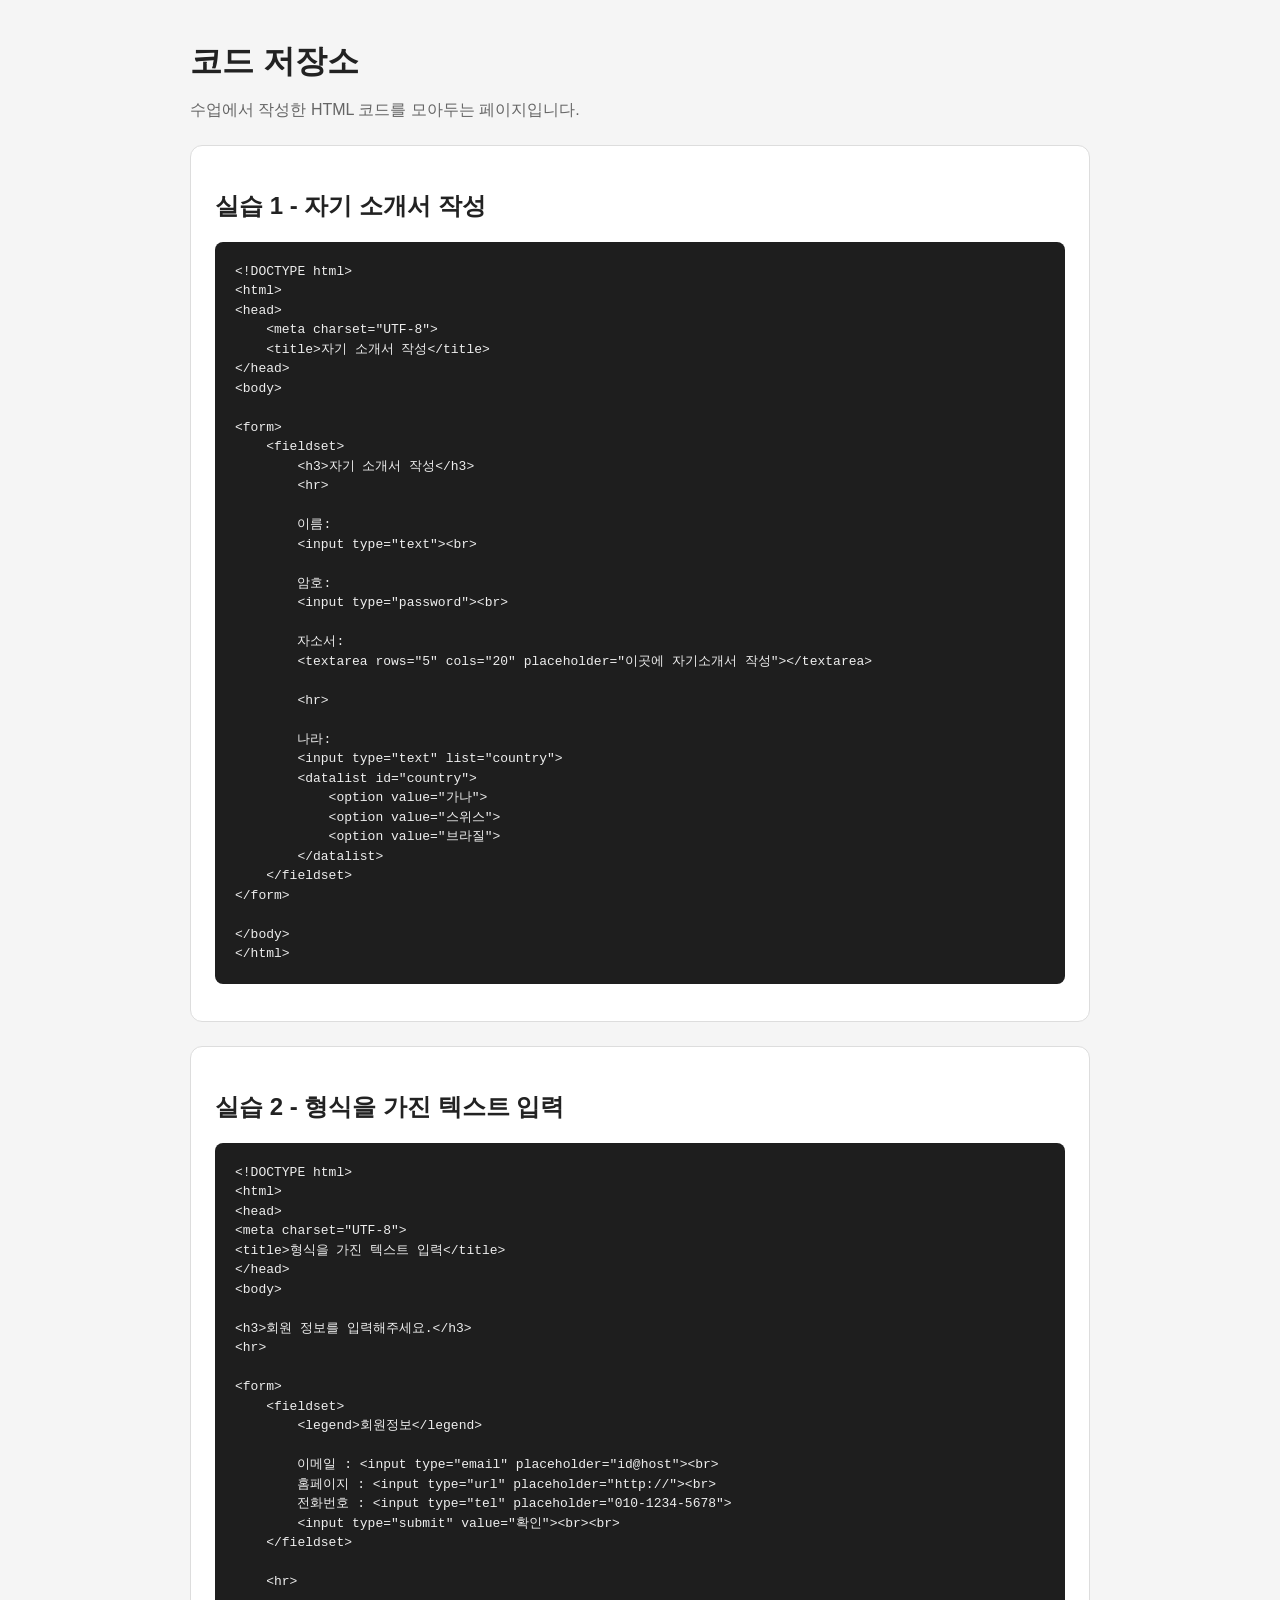
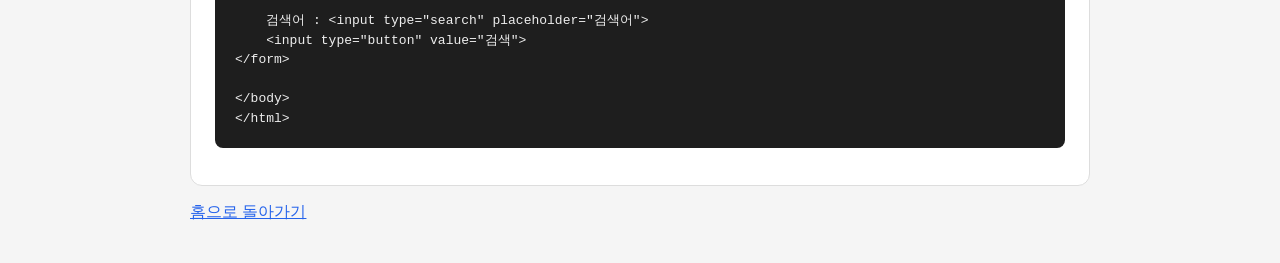
<file: code.html>
<!DOCTYPE html>
<html lang="ko">
<head>
<meta charset="UTF-8">
<meta name="viewport" content="width=device-width, initial-scale=1.0">
<title>HTML 코드 저장소</title>
<style>
body{font-family:Arial,sans-serif;max-width:900px;margin:40px auto;padding:0 20px;background:#f5f5f5;color:#222}
h1{margin-bottom:8px}
p{color:#666}
.card{background:white;border:1px solid #ddd;border-radius:12px;padding:24px;margin-top:24px}
pre{background:#1e1e1e;color:#eee;padding:20px;border-radius:8px;overflow:auto;line-height:1.5}
a{color:#2563eb}
</style>
</head>
<body>
<h1>코드 저장소</h1>
<p>수업에서 작성한 HTML 코드를 모아두는 페이지입니다.</p>
<div class="card">
<h2>실습 1 - 자기 소개서 작성</h2>
<pre>&lt;!DOCTYPE html&gt;
&lt;html&gt;
&lt;head&gt;
    &lt;meta charset="UTF-8"&gt;
    &lt;title&gt;자기 소개서 작성&lt;/title&gt;
&lt;/head&gt;
&lt;body&gt;

&lt;form&gt;
    &lt;fieldset&gt;
        &lt;h3&gt;자기 소개서 작성&lt;/h3&gt;
        &lt;hr&gt;

        이름:
        &lt;input type="text"&gt;&lt;br&gt;

        암호:
        &lt;input type="password"&gt;&lt;br&gt;

        자소서:
        &lt;textarea rows="5" cols="20" placeholder="이곳에 자기소개서 작성"&gt;&lt;/textarea&gt;

        &lt;hr&gt;

        나라:
        &lt;input type="text" list="country"&gt;
        &lt;datalist id="country"&gt;
            &lt;option value="가나"&gt;
            &lt;option value="스위스"&gt;
            &lt;option value="브라질"&gt;
        &lt;/datalist&gt;
    &lt;/fieldset&gt;
&lt;/form&gt;

&lt;/body&gt;
&lt;/html&gt;</pre>
</div>
<div class="card">
<h2>실습 2 - 형식을 가진 텍스트 입력</h2>
<pre>&lt;!DOCTYPE html&gt;
&lt;html&gt;
&lt;head&gt;
&lt;meta charset="UTF-8"&gt;
&lt;title&gt;형식을 가진 텍스트 입력&lt;/title&gt;
&lt;/head&gt;
&lt;body&gt;

&lt;h3&gt;회원 정보를 입력해주세요.&lt;/h3&gt;
&lt;hr&gt;

&lt;form&gt;
    &lt;fieldset&gt;
        &lt;legend&gt;회원정보&lt;/legend&gt;

        이메일 : &lt;input type="email" placeholder="id@host"&gt;&lt;br&gt;
        홈페이지 : &lt;input type="url" placeholder="http://"&gt;&lt;br&gt;
        전화번호 : &lt;input type="tel" placeholder="010-1234-5678"&gt;
        &lt;input type="submit" value="확인"&gt;&lt;br&gt;&lt;br&gt;
    &lt;/fieldset&gt;

    &lt;hr&gt;

    검색어 : &lt;input type="search" placeholder="검색어"&gt;
    &lt;input type="button" value="검색"&gt;
&lt;/form&gt;

&lt;/body&gt;
&lt;/html&gt;</pre>
</div>
<p><a href="/">홈으로 돌아가기</a></p>
</body>
</html>
</file>
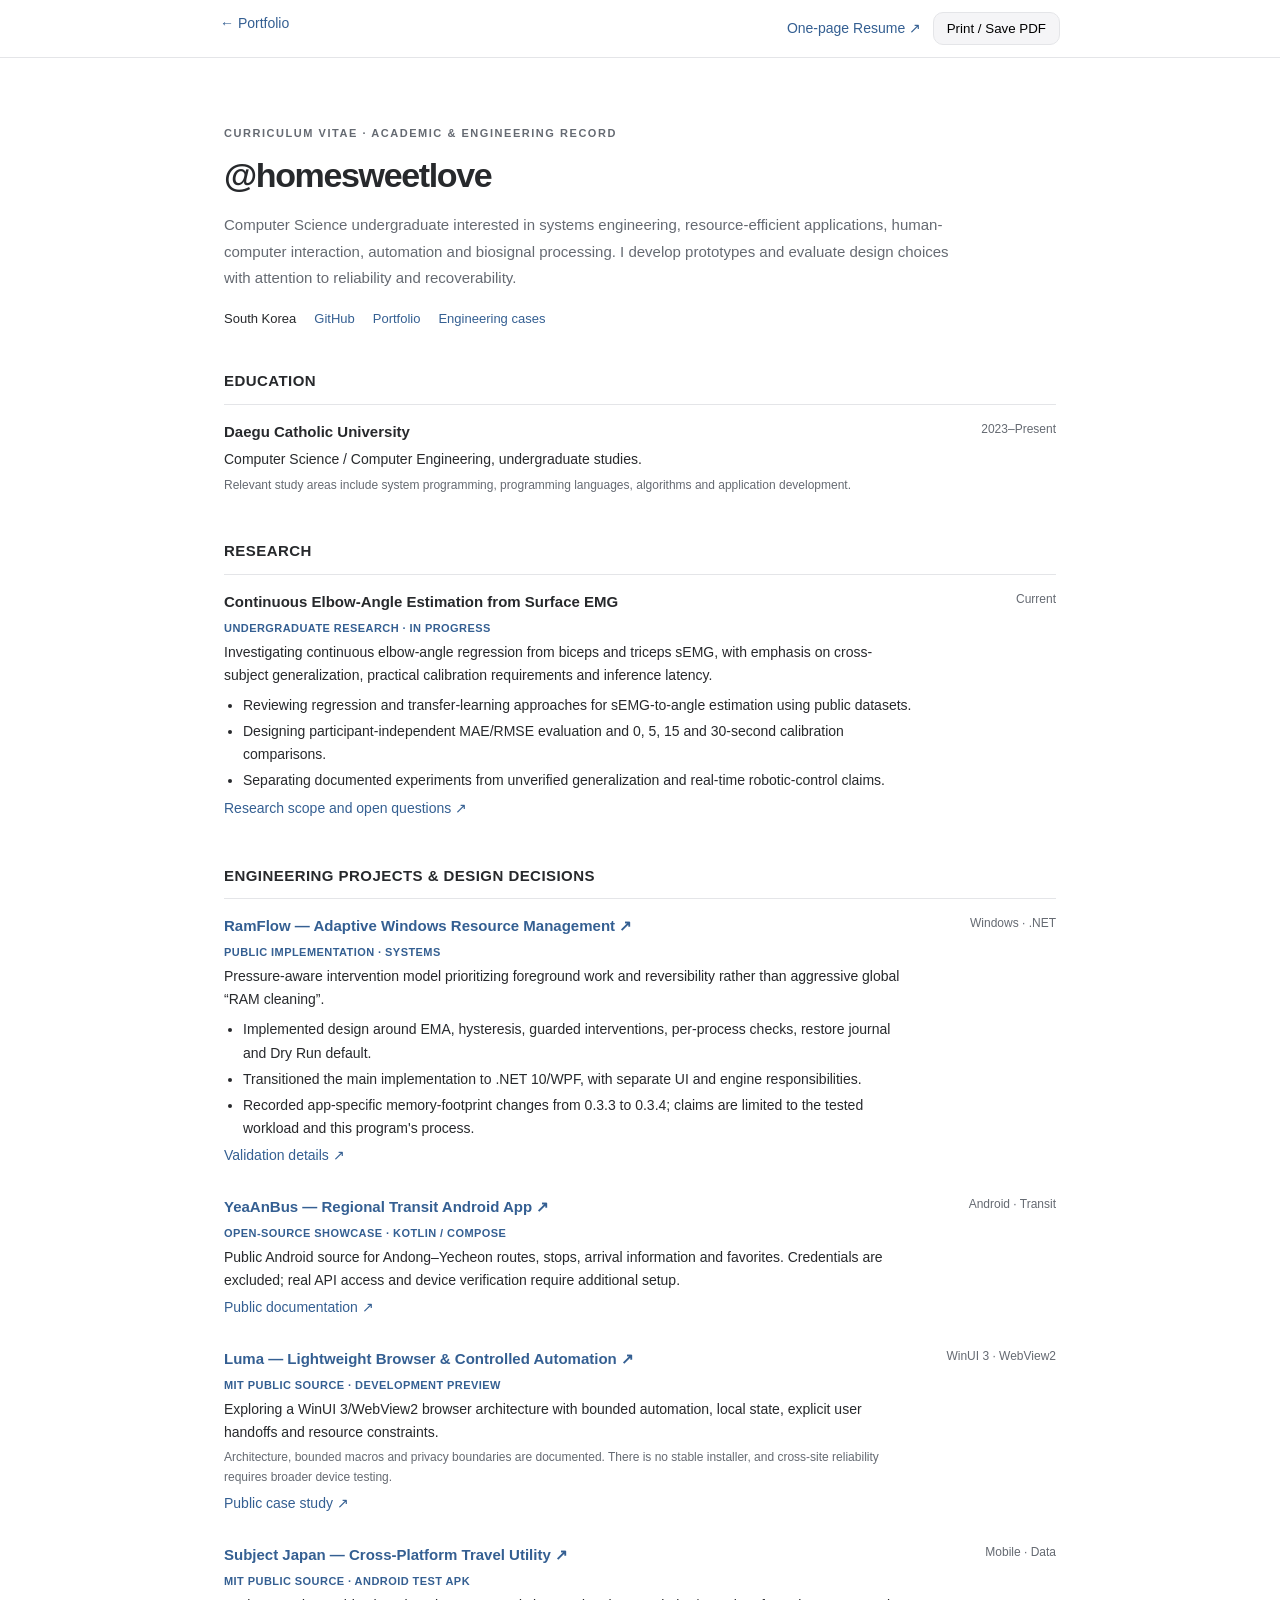
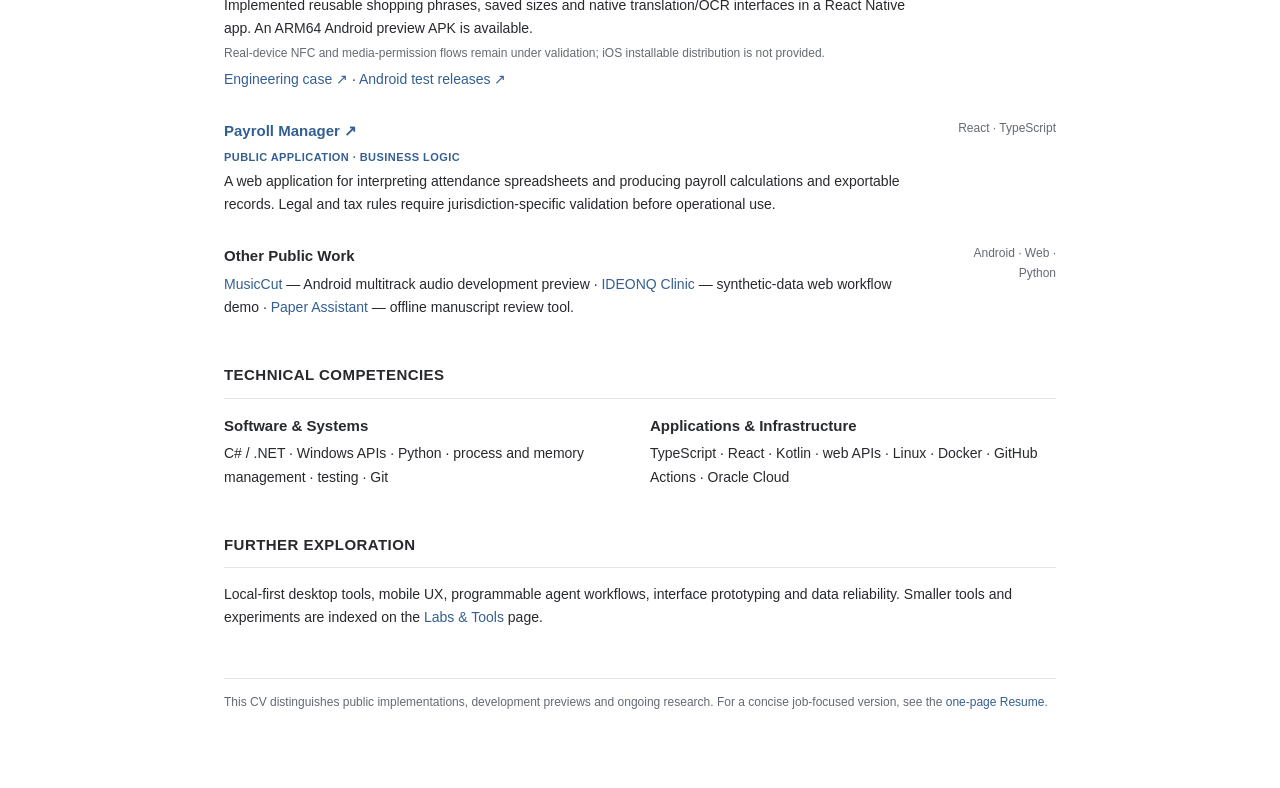
<file: cv.html>
<!doctype html><html lang="en"><head><meta charset="utf-8"><meta name="viewport" content="width=device-width,initial-scale=1">
<title>Curriculum Vitae · @homesweetlove</title><meta name="description" content="Extended academic and engineering record for @homesweetlove. Research is clearly identified as ongoing.">
<link rel="icon" href="favicon.svg" type="image/svg+xml">
<style>
:root{--ink:#27292c;--muted:#656a72;--line:#e4e5e8;--link:#345f92}
*{box-sizing:border-box}body{font:14px/1.65 -apple-system,BlinkMacSystemFont,"Segoe UI",Arial,sans-serif;color:var(--ink);margin:0;background:#fff}
a{color:var(--link);text-decoration:none}a:hover{text-decoration:underline}.toolbar{position:sticky;top:0;background:#ffffffed;backdrop-filter:blur(12px);border-bottom:1px solid var(--line);z-index:10}.bar{max-width:880px;margin:0 auto;padding:12px 20px;display:flex;justify-content:space-between;gap:15px}button{background:#f5f5f7;border:1px solid var(--line);padding:8px 13px;border-radius:10px;cursor:pointer}
main{max-width:880px;padding:55px 24px 76px;margin:auto}.eyebrow{text-transform:uppercase;letter-spacing:.14em;color:var(--muted);font-size:11px;font-weight:700}h1{margin:4px 0;font-size:34px;letter-spacing:-.04em;line-height:1.3}h2{font-size:15px;letter-spacing:.03em;border-bottom:1px solid var(--line);padding-bottom:10px;margin:40px 0 15px;text-transform:uppercase}h3{font-size:15px;margin:0 0 2px}.lead{font-size:15px;color:var(--muted);max-width:730px;line-height:1.76}.contacts{display:flex;gap:18px;flex-wrap:wrap;font-size:13px;margin-top:16px}
.entry{display:grid;grid-template-columns:minmax(0,1fr) 120px;gap:20px;margin:0 0 24px}.entry .date{text-align:right;color:var(--muted);font-size:12px}.entry p{margin:4px 0}.entry ul{margin:7px 0 0;padding-left:19px}.entry li{margin:3px 0}.state{font-size:11px;font-weight:700;letter-spacing:.04em;text-transform:uppercase;color:var(--link)}.note{color:var(--muted);font-size:12px}.two{display:grid;grid-template-columns:1fr 1fr;gap:20px}.two p{margin:4px 0}.footer{margin-top:48px;border-top:1px solid var(--line);padding-top:14px;color:var(--muted);font-size:12px}
@media(max-width:620px){.entry{grid-template-columns:1fr;gap:2px}.entry .date{text-align:left}.two{grid-template-columns:1fr}.bar{flex-wrap:wrap}main{padding-top:35px}}
@media print{@page{size:A4;margin:14mm}.toolbar{display:none}body{font-size:11.5px;line-height:1.45}main{padding:0;max-width:none}h1{font-size:28px}h2{margin:24px 0 10px;break-after:avoid}.entry{break-inside:avoid;margin-bottom:15px}.entry li{margin:2px 0}.lead{font-size:12px}.footer{margin-top:20px}}
</style></head><body>
<nav class="toolbar"><div class="bar"><a href="index.html">← Portfolio</a><span><a href="resume.html">One-page Resume ↗</a> &nbsp; <button type="button" onclick="window.print()">Print / Save PDF</button></span></div></nav>
<main><header><p class="eyebrow">Curriculum Vitae · Academic & Engineering Record</p><h1>@homesweetlove</h1>
<p class="lead">Computer Science undergraduate interested in systems engineering, resource-efficient applications, human-computer interaction, automation and biosignal processing. I develop prototypes and evaluate design choices with attention to reliability and recoverability.</p>
<div class="contacts"><span>South Korea</span><a href="https://github.com/homesweetlove">GitHub</a><a href="https://homesweetlove.github.io/">Portfolio</a><a href="https://homesweetlove.github.io/work.html">Engineering cases</a></div></header>
<section><h2>Education</h2><div class="entry"><div><h3>Daegu Catholic University</h3><p>Computer Science / Computer Engineering, undergraduate studies.</p><p class="note">Relevant study areas include system programming, programming languages, algorithms and application development.</p></div><div class="date">2023–Present</div></div></section>
<section><h2>Research</h2><div class="entry"><div><h3>Continuous Elbow-Angle Estimation from Surface EMG</h3><p class="state">Undergraduate research · In progress</p><p>Investigating continuous elbow-angle regression from biceps and triceps sEMG, with emphasis on cross-subject generalization, practical calibration requirements and inference latency.</p><ul><li>Reviewing regression and transfer-learning approaches for sEMG-to-angle estimation using public datasets.</li><li>Designing participant-independent MAE/RMSE evaluation and 0, 5, 15 and 30-second calibration comparisons.</li><li>Separating documented experiments from unverified generalization and real-time robotic-control claims.</li></ul><p><a href="work.html#semg">Research scope and open questions ↗</a></p></div><div class="date">Current</div></div></section>
<section><h2>Engineering Projects & Design Decisions</h2>
<div class="entry"><div><h3><a href="https://github.com/homesweetlove/RamFlow">RamFlow — Adaptive Windows Resource Management ↗</a></h3><p class="state">Public implementation · Systems</p><p>Pressure-aware intervention model prioritizing foreground work and reversibility rather than aggressive global “RAM cleaning”.</p><ul><li>Implemented design around EMA, hysteresis, guarded interventions, per-process checks, restore journal and Dry Run default.</li><li>Transitioned the main implementation to .NET 10/WPF, with separate UI and engine responsibilities.</li><li>Recorded app-specific memory-footprint changes from 0.3.3 to 0.3.4; claims are limited to the tested workload and this program's process.</li></ul><p><a href="https://github.com/homesweetlove/RamFlow/blob/main/docs/VALIDATION.md">Validation details ↗</a></p></div><div class="date">Windows · .NET</div></div>
<div class="entry"><div><h3><a href="https://github.com/homesweetlove/YeaAnBus-OpenSource">YeaAnBus — Regional Transit Android App ↗</a></h3><p class="state">Open-source showcase · Kotlin / Compose</p><p>Public Android source for Andong–Yecheon routes, stops, arrival information and favorites. Credentials are excluded; real API access and device verification require additional setup.</p><p><a href="https://github.com/homesweetlove/YeaAnBus-OpenSource/blob/main/README.md">Public documentation ↗</a></p></div><div class="date">Android · Transit</div></div>
<div class="entry"><div><h3><a href="https://github.com/homesweetlove/Luma">Luma — Lightweight Browser &amp; Controlled Automation ↗</a></h3><p class="state">MIT public source · Development preview</p><p>Exploring a WinUI 3/WebView2 browser architecture with bounded automation, local state, explicit user handoffs and resource constraints.</p><p class="note">Architecture, bounded macros and privacy boundaries are documented. There is no stable installer, and cross-site reliability requires broader device testing.</p><p><a href="work.html#luma">Public case study ↗</a></p></div><div class="date">WinUI 3 · WebView2</div></div>
<div class="entry"><div><h3><a href="https://github.com/homesweetlove/Subject-Japan">Subject Japan — Cross-Platform Travel Utility ↗</a></h3><p class="state">MIT public source · Android test APK</p><p>Implemented reusable shopping phrases, saved sizes and native translation/OCR interfaces in a React Native app. An ARM64 Android preview APK is available.</p><p class="note">Real-device NFC and media-permission flows remain under validation; iOS installable distribution is not provided.</p><p><a href="work.html#subject-japan">Engineering case ↗</a> · <a href="https://github.com/homesweetlove/Subject-Japan/releases">Android test releases ↗</a></p></div><div class="date">Mobile · Data</div></div>
<div class="entry"><div><h3><a href="https://github.com/homesweetlove/payroll-manager">Payroll Manager ↗</a></h3><p class="state">Public application · Business logic</p><p>A web application for interpreting attendance spreadsheets and producing payroll calculations and exportable records. Legal and tax rules require jurisdiction-specific validation before operational use.</p></div><div class="date">React · TypeScript</div></div>
<div class="entry"><div><h3>Other Public Work</h3><p><a href="https://github.com/homesweetlove/MusicCut">MusicCut</a> — Android multitrack audio development preview · <a href="https://github.com/homesweetlove/ideonq-clinic">IDEONQ Clinic</a> — synthetic-data web workflow demo · <a href="https://github.com/homesweetlove/paper-assistant">Paper Assistant</a> — offline manuscript review tool.</p></div><div class="date">Android · Web · Python</div></div>
</section>
<section><h2>Technical Competencies</h2><div class="two"><div><h3>Software & Systems</h3><p>C# / .NET · Windows APIs · Python · process and memory management · testing · Git</p></div><div><h3>Applications & Infrastructure</h3><p>TypeScript · React · Kotlin · web APIs · Linux · Docker · GitHub Actions · Oracle Cloud</p></div></div></section>
<section><h2>Further Exploration</h2><p>Local-first desktop tools, mobile UX, programmable agent workflows, interface prototyping and data reliability. Smaller tools and experiments are indexed on the <a href="labs.html">Labs &amp; Tools</a> page.</p></section>
<footer class="footer">This CV distinguishes public implementations, development previews and ongoing research. For a concise job-focused version, see the <a href="resume.html">one-page Resume</a>.</footer>
</main></body></html>
</file>
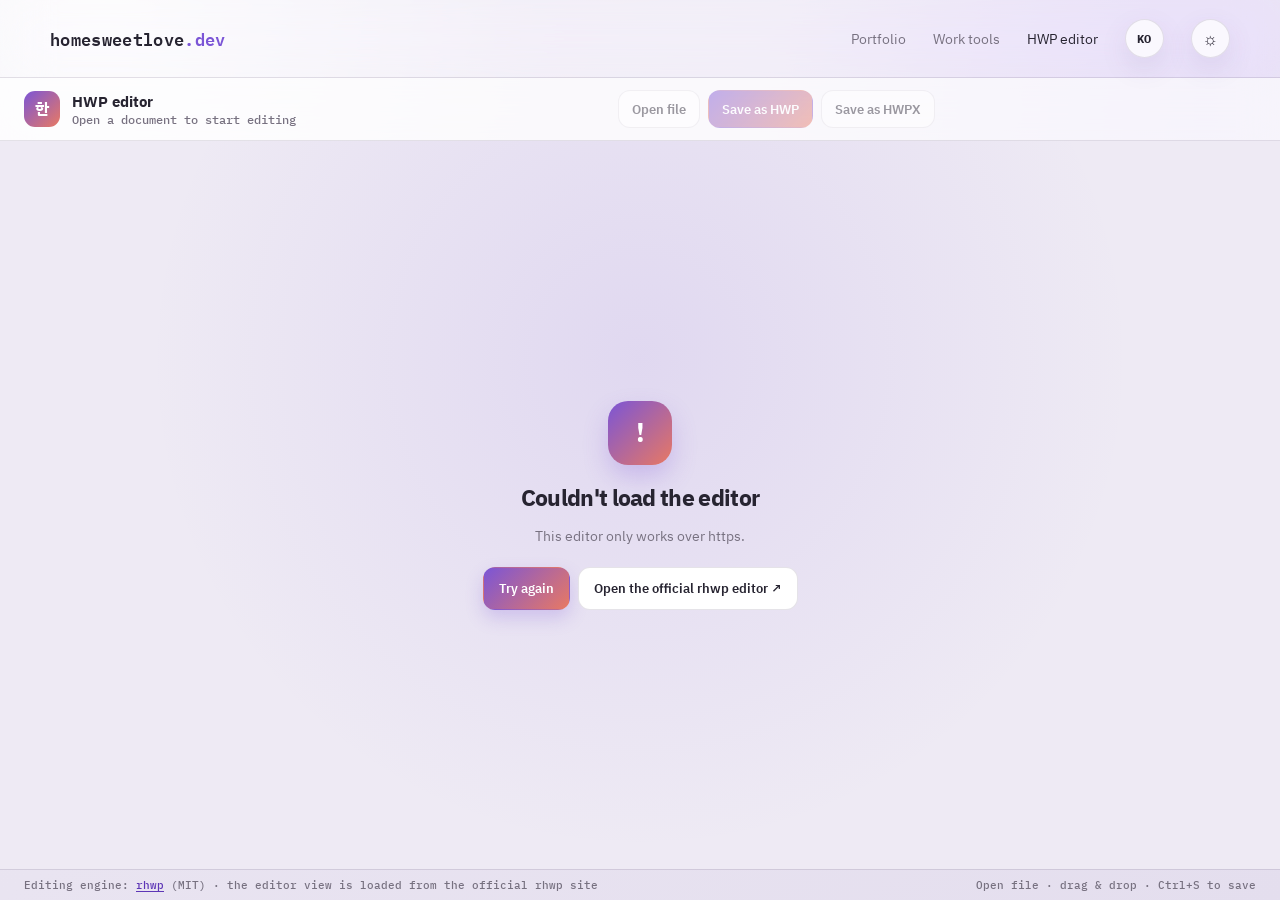
<file: hwp-editor.html>
<!DOCTYPE html>
<html lang="ko">
<head>
<meta charset="UTF-8">
<meta name="viewport" content="width=device-width, initial-scale=1.0">
<title data-en="HWP editor | homesweetlove.dev">HWP 편집기 | homesweetlove.dev</title>
<link rel="icon" href="favicon.svg" type="image/svg+xml">
<link rel="icon" href="favicon.ico" sizes="any">
<link rel="apple-touch-icon" href="apple-touch-icon.png">
<meta name="description" content="설치 없이 브라우저에서 HWP·HWPX 문서를 원본 모양 그대로 열고 편집해 저장합니다." data-en-content="Open, edit and save HWP/HWPX documents in your browser with their original layout — nothing to install.">
<meta property="og:type" content="website">
<meta property="og:site_name" content="homesweetlove.dev">
<meta property="og:locale" content="ko_KR">
<meta property="og:url" content="https://homesweetlove.github.io/hwp-editor.html">
<meta property="og:title" content="HWP 편집기 | homesweetlove.dev" data-en-content="HWP editor | homesweetlove.dev">
<meta property="og:description" content="설치 없이 브라우저에서 HWP·HWPX 문서를 원본 모양 그대로 열고 편집해 저장합니다." data-en-content="Open, edit and save HWP/HWPX documents in your browser with their original layout — nothing to install.">
<meta property="og:image" content="https://avatars.githubusercontent.com/u/232012965?v=4&amp;s=400">
<meta name="twitter:card" content="summary">
<link rel="preconnect" href="https://fonts.googleapis.com">
<link rel="preconnect" href="https://fonts.gstatic.com" crossorigin>
<link href="https://fonts.googleapis.com/css2?family=IBM+Plex+Sans+KR:wght@400;500;600;700&family=IBM+Plex+Mono:wght@400;500;600&display=swap" rel="stylesheet">
<link rel="stylesheet" href="assets/tools.css?v=11">
<script src="assets/i18n.js?v=1"></script>
<style>
  html, body { height: 100%; }
  body { display: flex; flex-direction: column; min-height: 100vh; }
  body:before { display: none; }
  .tools-header { flex: none; }
  .editor-bar {
    flex: none;
    display: flex; align-items: center; justify-content: space-between; flex-wrap: wrap; gap: 10px 16px;
    max-width: none; padding: 12px 24px;
    border-bottom: 1px solid var(--line);
    background: var(--surface);
    backdrop-filter: blur(18px);
  }
  .editor-title { display: flex; align-items: center; gap: 12px; min-width: 0; }
  .editor-badge {
    display: grid; place-items: center; flex: none;
    width: 36px; height: 36px; border-radius: 11px;
    background: linear-gradient(135deg, var(--accent), var(--coral)); color: #fff; font-weight: 700;
  }
  .editor-title strong { display: block; font-size: .95rem; line-height: 1.3; }
  .editor-title span { display: block; color: var(--muted); font: 500 .72rem 'IBM Plex Mono', monospace; white-space: nowrap; overflow: hidden; text-overflow: ellipsis; max-width: 46vw; }
  .editor-actions { display: flex; align-items: center; gap: 8px; flex-wrap: wrap; }
  .editor-actions .primary-button, .editor-actions .secondary-button { padding: 8px 13px; }
  .editor-actions button:disabled { opacity: .45; cursor: default; transform: none; box-shadow: none; }
  .editor-stage { position: relative; flex: 1 1 auto; min-height: 540px; background: var(--bg-deep); }
  #editor { position: absolute; inset: 0; }
  #editor iframe { display: block; }
  .editor-overlay {
    position: absolute; inset: 0; z-index: 2;
    display: grid; place-items: center; padding: 24px; text-align: center;
    background: radial-gradient(circle at 50% 30%, color-mix(in srgb, var(--accent) 12%, transparent), transparent 60%), var(--bg);
  }
  .editor-overlay[hidden] { display: none; }
  .editor-overlay .card { max-width: 460px; }
  .editor-overlay h1 { margin: 14px 0 8px; font-size: 1.45rem; letter-spacing: -.03em; }
  .editor-overlay p { margin: 0 0 20px; color: var(--muted); font-size: .9rem; }
  .editor-overlay .hwp-drop-icon { margin: 0 auto; }
  .spinner { width: 34px; height: 34px; margin: 0 auto; border-radius: 50%; border: 3px solid var(--line); border-top-color: var(--accent); animation: spin .8s linear infinite; }
  @keyframes spin { to { transform: rotate(360deg); } }
  :root[data-lang="en"] .editor-stage.is-dragging::after { content: "Drop to open"; }
  .editor-stage.is-dragging::after {
    content: "여기에 놓으면 열립니다"; position: absolute; inset: 12px; z-index: 3;
    display: grid; place-items: center; border: 3px dashed var(--accent); border-radius: 18px;
    background: color-mix(in srgb, var(--bg) 80%, transparent); color: var(--accent-strong); font-weight: 700;
  }
  .editor-status { margin: 0; min-height: 1.2em; color: var(--green); font-size: .78rem; }
  .editor-status.error { color: var(--coral); }
  .editor-foot { flex: none; display: flex; justify-content: space-between; gap: 16px; flex-wrap: wrap; padding: 8px 24px; border-top: 1px solid var(--line); color: var(--muted); font: 500 .7rem 'IBM Plex Mono', monospace; }
  .editor-foot a { color: var(--accent-strong); text-decoration: underline; text-underline-offset: 2px; }
  @media (max-width: 720px) {
    .editor-bar { padding: 10px 14px; }
    .editor-title span { max-width: 70vw; }
    .header-inner { padding: 0 16px; }
    nav { gap: 16px; }
  }
</style>
</head>
<body>
<header class="tools-header">
  <div class="header-inner">
    <a class="brand" href="index.html">homesweetlove<span>.dev</span></a>
    <nav aria-label="주요 메뉴" data-en-aria-label="Main menu">
      <a href="index.html" data-en="Portfolio">포트폴리오</a>
      <a href="tools.html" data-en="Work tools">업무 도구</a>
      <a class="nav-current" href="hwp-editor.html" aria-current="page" data-en="HWP editor">HWP 편집기</a>
      <button class="theme-button lang-toggle" type="button">EN</button>
      <button class="theme-button" id="theme-toggle" type="button" aria-label="테마 전환" data-en-aria-label="Toggle theme">☼</button>
    </nav>
  </div>
</header>

<div class="editor-bar">
  <div class="editor-title">
    <div class="editor-badge" aria-hidden="true" data-en="한">한</div>
    <div><strong data-en="HWP editor">HWP 편집기</strong><span id="doc-name" data-en="Open a document to start editing">문서를 열어 편집하세요</span></div>
  </div>
  <div class="editor-actions">
    <button class="secondary-button" id="open-file" type="button" disabled data-en="Open file">파일 열기</button>
    <button class="primary-button" id="save-hwp" type="button" disabled data-en="Save as HWP">HWP로 저장</button>
    <button class="secondary-button" id="save-hwpx" type="button" disabled data-en="Save as HWPX">HWPX로 저장</button>
    <input id="file-input" type="file" accept=".hwp,.hwpx,.hml" hidden>
  </div>
  <p class="editor-status" id="status" role="status" aria-live="polite"></p>
</div>

<main class="editor-stage" id="stage">
  <div id="editor"></div>
  <div class="editor-overlay" id="overlay">
    <div class="card" id="overlay-loading">
      <div class="spinner" aria-hidden="true"></div>
      <h1 data-en="Getting the editor ready">편집기를 준비하는 중</h1>
      <p data-en="The first time, downloading the editing engine can take a few seconds.&lt;br&gt;Your document never leaves this browser.">처음 한 번은 편집 엔진을 내려받느라 몇 초 걸릴 수 있어요.<br>문서는 서버로 전송되지 않고 이 브라우저 안에서만 처리됩니다.</p>
    </div>
    <div class="card" id="overlay-error" hidden>
      <div class="hwp-drop-icon" aria-hidden="true">!</div>
      <h1 data-en="Couldn&#x27;t load the editor">편집기를 불러오지 못했어요</h1>
      <p id="overlay-error-text" data-en="Check your internet connection and reload.">인터넷 연결을 확인한 뒤 새로고침해 주세요.</p>
      <div class="action-row" style="justify-content:center">
        <button class="primary-button" type="button" onclick="location.reload()" data-en="Try again">다시 시도</button>
        <a class="secondary-button" href="https://edwardkim.github.io/rhwp/" target="_blank" rel="noopener" data-en="Open the official rhwp editor ↗">rhwp 공식 편집기 열기 ↗</a>
      </div>
    </div>
  </div>
</main>

<footer class="editor-foot">
  <span data-en="Editing engine: &lt;a href=&quot;https://github.com/edwardkim/rhwp&quot; target=&quot;_blank&quot; rel=&quot;noopener&quot;&gt;rhwp&lt;/a&gt; (MIT) · the editor view is loaded from the official rhwp site">편집 엔진: <a href="https://github.com/edwardkim/rhwp" target="_blank" rel="noopener">rhwp</a> (MIT) · 편집 화면은 rhwp 공식 사이트에서 불러옵니다</span>
  <span data-en="Open file · drag &amp; drop · Ctrl+S to save">파일 열기 · 끌어다 놓기 · Ctrl+S 저장</span>
</footer>

<script>
  (function () {
    const root = document.documentElement;
    try { const t = localStorage.getItem('theme'); if (t) root.dataset.theme = t; } catch {}
    document.getElementById('theme-toggle').addEventListener('click', () => {
      const next = root.dataset.theme === 'dark' ? 'light' : 'dark';
      root.dataset.theme = next;
      try { localStorage.setItem('theme', next); } catch {}
    });
  })();
</script>
<script>i18n.apply()</script>
<script type="module" src="assets/hwp-editor.js?v=2"></script>
</body>
</html>
</file>
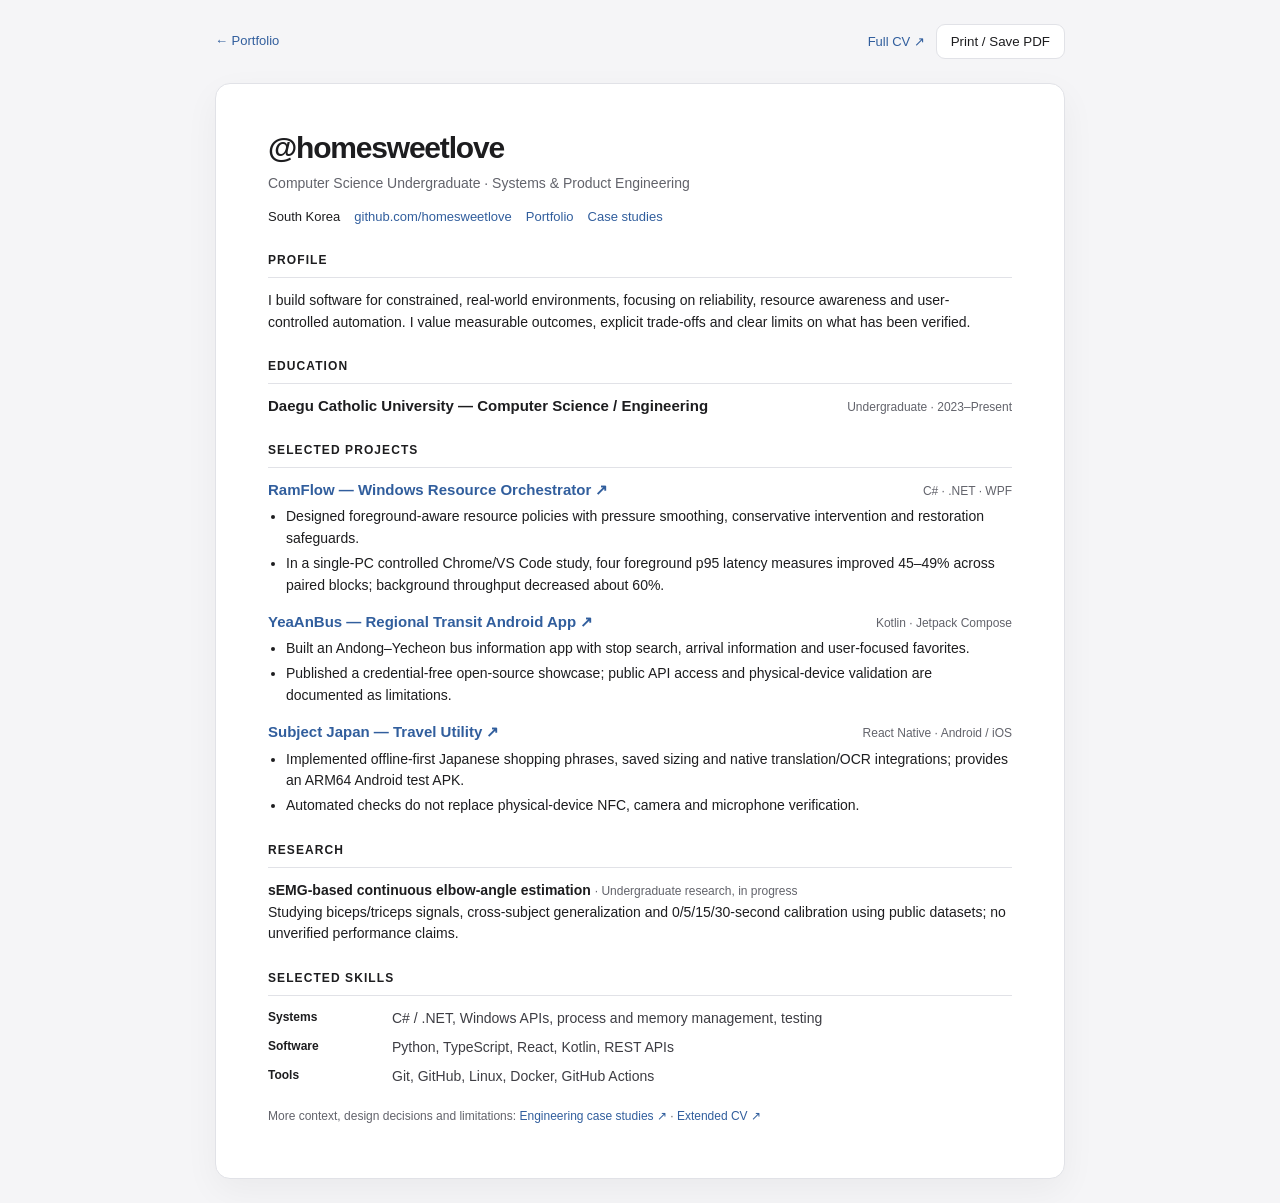
<file: resume.html>
<!doctype html>
<html lang="en"><head><meta charset="utf-8"><meta name="viewport" content="width=device-width, initial-scale=1">
<title>Resume · @homesweetlove</title><meta name="description" content="One-page systems and product engineering resume for @homesweetlove.">
<link rel="icon" href="favicon.svg" type="image/svg+xml">
<style>
:root{--text:#1d1d1f;--muted:#62636b;--line:#e1e2e7;--bg:#f5f5f7;--link:#315e9d}
*{box-sizing:border-box}body{margin:0;background:var(--bg);color:var(--text);font:14px/1.56 -apple-system,BlinkMacSystemFont,"Segoe UI",Arial,sans-serif}
.page{width:min(850px,calc(100% - 32px));margin:24px auto;background:#fff;border:1px solid var(--line);padding:46px 52px;border-radius:15px;box-shadow:0 12px 35px #0000000c}
.toolbar{display:flex;gap:16px;justify-content:space-between;align-items:center;width:min(850px,calc(100% - 32px));margin:24px auto 0;font-size:13px}
a{color:var(--link);text-decoration:none}a:hover{text-decoration:underline}button{border:1px solid var(--line);background:#fff;border-radius:9px;padding:9px 14px;cursor:pointer;color:var(--text)}
h1{font-size:30px;letter-spacing:-.04em;line-height:1.2;margin:0 0 7px}h2{font-size:12px;text-transform:uppercase;letter-spacing:.09em;border-bottom:1px solid var(--line);margin:24px 0 12px;padding-bottom:7px}
h3{font-size:15px;line-height:1.3;margin:0}p{margin:6px 0}.headline{color:var(--muted);margin:0}.contacts{display:flex;flex-wrap:wrap;gap:14px;margin-top:12px;font-size:13px}
.item{margin:0 0 15px}.item-head{display:flex;align-items:baseline;justify-content:space-between;gap:12px}.meta{color:var(--muted);font-size:12px;white-space:nowrap}.item ul{margin:6px 0 0;padding-left:18px}.item li{margin:3px 0}.skills{display:grid;grid-template-columns:110px 1fr;gap:7px 14px}.skills strong{font-size:12px}.skills span{color:#3d3d43}
.small{color:var(--muted);font-size:12px}.intro{max-width:740px}
@media(max-width:600px){.page{padding:24px 22px}.item-head{display:block}.meta{white-space:normal}.skills{grid-template-columns:1fr;gap:2px}.toolbar{flex-wrap:wrap}}
@media print{@page{size:A4;margin:11mm}body{background:#fff;font-size:12px;line-height:1.42}.toolbar{display:none}.page{border:0;box-shadow:none;width:100%;margin:0;padding:0;border-radius:0}h1{font-size:26px}h2{margin:16px 0 8px}.item{margin-bottom:11px}.item li{margin:2px 0}.contacts{margin-top:8px}}
</style></head>
<body><nav class="toolbar"><a href="index.html">← Portfolio</a><span><a href="cv.html">Full CV ↗</a> &nbsp; <button type="button" onclick="window.print()">Print / Save PDF</button></span></nav>
<main class="page">
<header><h1>@homesweetlove</h1><p class="headline">Computer Science Undergraduate · Systems & Product Engineering</p>
<p class="contacts"><span>South Korea</span><a href="https://github.com/homesweetlove">github.com/homesweetlove</a><a href="https://homesweetlove.github.io/">Portfolio</a><a href="https://homesweetlove.github.io/work.html">Case studies</a></p></header>
<section><h2>Profile</h2><p class="intro">I build software for constrained, real-world environments, focusing on reliability, resource awareness and user-controlled automation. I value measurable outcomes, explicit trade-offs and clear limits on what has been verified.</p></section>
<section><h2>Education</h2><div class="item-head"><h3>Daegu Catholic University — Computer Science / Engineering</h3><span class="meta">Undergraduate · 2023–Present</span></div></section>
<section><h2>Selected Projects</h2>
<div class="item"><div class="item-head"><h3><a href="https://github.com/homesweetlove/RamFlow">RamFlow — Windows Resource Orchestrator ↗</a></h3><span class="meta">C# · .NET · WPF</span></div>
<ul><li>Designed foreground-aware resource policies with pressure smoothing, conservative intervention and restoration safeguards.</li><li>In a single-PC controlled Chrome/VS Code study, four foreground p95 latency measures improved 45–49% across paired blocks; background throughput decreased about 60%.</li></ul></div>
<div class="item"><div class="item-head"><h3><a href="https://github.com/homesweetlove/YeaAnBus-OpenSource">YeaAnBus — Regional Transit Android App ↗</a></h3><span class="meta">Kotlin · Jetpack Compose</span></div>
<ul><li>Built an Andong–Yecheon bus information app with stop search, arrival information and user-focused favorites.</li><li>Published a credential-free open-source showcase; public API access and physical-device validation are documented as limitations.</li></ul></div>
<div class="item"><div class="item-head"><h3><a href="https://github.com/homesweetlove/Subject-Japan">Subject Japan — Travel Utility ↗</a></h3><span class="meta">React Native · Android / iOS</span></div>
<ul><li>Implemented offline-first Japanese shopping phrases, saved sizing and native translation/OCR integrations; provides an ARM64 Android test APK.</li><li>Automated checks do not replace physical-device NFC, camera and microphone verification.</li></ul></div>
</section>
<section><h2>Research</h2><p><strong>sEMG-based continuous elbow-angle estimation</strong> <span class="small">· Undergraduate research, in progress</span><br>Studying biceps/triceps signals, cross-subject generalization and 0/5/15/30-second calibration using public datasets; no unverified performance claims.</p></section>
<section><h2>Selected Skills</h2><div class="skills"><strong>Systems</strong><span>C# / .NET, Windows APIs, process and memory management, testing</span><strong>Software</strong><span>Python, TypeScript, React, Kotlin, REST APIs</span><strong>Tools</strong><span>Git, GitHub, Linux, Docker, GitHub Actions</span></div></section>
<p class="small" style="margin-top:20px">More context, design decisions and limitations: <a href="work.html">Engineering case studies ↗</a> · <a href="cv.html">Extended CV ↗</a></p>
</main></body></html>
</file>
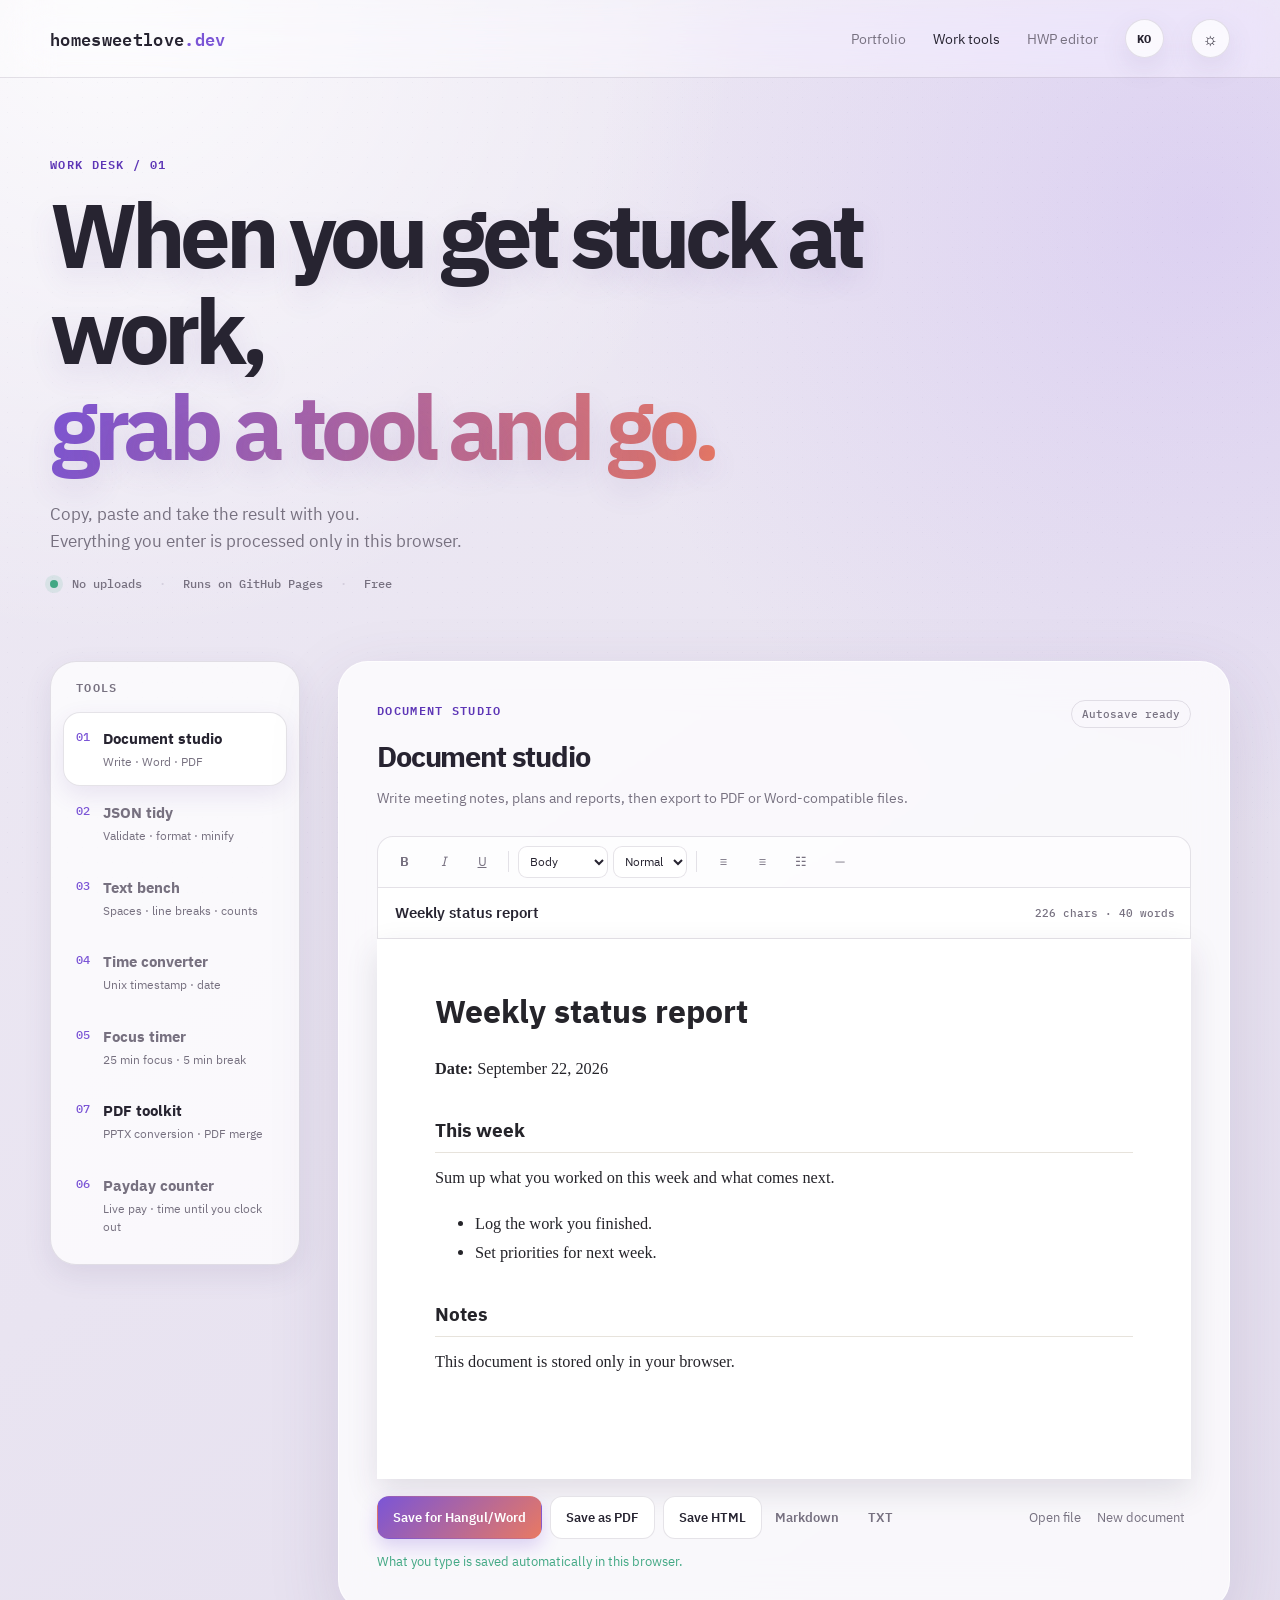
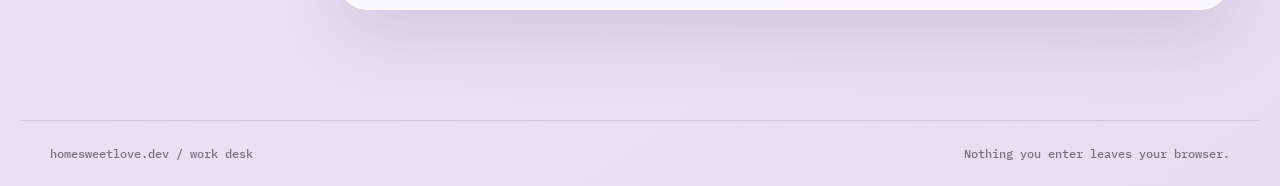
<file: tools.html>
<!DOCTYPE html>
<html lang="ko">
<head>
<meta charset="UTF-8">
<meta name="viewport" content="width=device-width, initial-scale=1.0">
<title data-en="Work tools | homesweetlove.dev">문서 스튜디오 | homesweetlove.dev</title>
<link rel="icon" href="favicon.svg" type="image/svg+xml">
<link rel="icon" href="favicon.ico" sizes="any">
<link rel="apple-touch-icon" href="apple-touch-icon.png">
<meta name="description" content="문서 작성, JSON 정리, 텍스트·시간 변환, 집중 타이머. 서버 전송 없이 브라우저에서 바로 쓰는 업무 도구." data-en-content="Document writing, JSON tidy, text &amp; time conversion, focus timer, payday counter. Work tools that run right in your browser, no uploads.">
<link rel="canonical" href="https://homesweetlove.github.io/tools.html">
<meta property="og:type" content="website">
<meta property="og:site_name" content="homesweetlove.dev">
<meta property="og:locale" content="ko_KR">
<meta property="og:url" content="https://homesweetlove.github.io/tools.html">
<meta property="og:title" content="업무 도구 | homesweetlove.dev" data-en-content="Work tools | homesweetlove.dev">
<meta property="og:description" content="문서 작성, JSON 정리, 텍스트·시간 변환, 집중 타이머. 서버 전송 없이 브라우저에서 바로 쓰는 업무 도구." data-en-content="Document writing, JSON tidy, text &amp; time conversion, focus timer, payday counter. Work tools that run right in your browser, no uploads.">
<meta property="og:image" content="https://avatars.githubusercontent.com/u/232012965?v=4&amp;s=400">
<meta property="og:image:width" content="400">
<meta property="og:image:height" content="400">
<meta name="twitter:card" content="summary">
<meta name="twitter:image" content="https://avatars.githubusercontent.com/u/232012965?v=4&amp;s=400">
<link rel="preconnect" href="https://fonts.googleapis.com">
<link rel="preconnect" href="https://fonts.gstatic.com" crossorigin>
<link href="https://fonts.googleapis.com/css2?family=IBM+Plex+Sans+KR:wght@400;500;600;700&family=IBM+Plex+Mono:wght@400;500;600&display=swap" rel="stylesheet">
<link rel="stylesheet" href="assets/tools.css?v=11">
<script src="assets/i18n.js?v=1"></script>
<script type="importmap">{"imports":{"fs":"data:text/javascript,export default {}"}}</script>
</head>
<body>
<header class="tools-header">
  <div class="header-inner">
    <a class="brand" href="index.html">homesweetlove<span>.dev</span></a>
    <nav aria-label="주요 메뉴" data-en-aria-label="Main menu">
      <a href="index.html" data-en="Portfolio">포트폴리오</a>
      <a class="nav-current" href="tools.html" aria-current="page" data-en="Work tools">업무 도구</a>
      <a href="hwp-editor.html" data-en="HWP editor">HWP 편집기</a>
      <button class="theme-button lang-toggle" type="button">EN</button>
      <button class="theme-button" id="theme-toggle" type="button" aria-label="테마 전환" data-en-aria-label="Toggle theme">☼</button>
    </nav>
  </div>
</header>

<main class="tools-main">
  <section class="tools-hero">
    <p class="kicker">WORK DESK / 01</p>
    <h1 data-en="When you get stuck at work,&lt;br&gt;&lt;em&gt;grab a tool and go.&lt;/em&gt;">일하다 막히는 순간,<br><em>바로 꺼내 쓰는 도구.</em></h1>
    <p class="hero-copy" data-en="Copy, paste and take the result with you.&lt;br&gt;Everything you enter is processed only in this browser.">복사하고 붙여넣고, 결과를 바로 가져가세요.<br>입력한 데이터는 이 브라우저 안에서만 처리됩니다.</p>
    <div class="trust-row" data-en="&lt;span class=&quot;status-dot&quot;&gt;&lt;/span&gt; No uploads &lt;span class=&quot;divider&quot;&gt;·&lt;/span&gt; Runs on GitHub Pages &lt;span class=&quot;divider&quot;&gt;·&lt;/span&gt; Free"><span class="status-dot"></span> 서버 전송 없음 <span class="divider">·</span> GitHub Pages 전용 <span class="divider">·</span> 무료</div>
  </section>

  <section class="tool-layout" aria-label="업무 도구" data-en-aria-label="Work tools">
    <aside class="tool-nav" aria-label="도구 선택" data-en-aria-label="Choose a tool">
      <p class="nav-label">TOOLS</p>
      <button class="tool-tab is-active" data-tool="document" type="button"><span class="tool-index">01</span><span><strong data-en="Document studio">문서 스튜디오</strong><small data-en="Write · Word · PDF">작성 · Word · PDF</small></span></button>
      <button class="tool-tab" data-tool="json" type="button"><span class="tool-index">02</span><span><strong data-en="JSON tidy">JSON 정리</strong><small data-en="Validate · format · minify">검증 · 포맷 · 압축</small></span></button>
      <button class="tool-tab" data-tool="text" type="button"><span class="tool-index">03</span><span><strong data-en="Text bench">텍스트 작업대</strong><small data-en="Spaces · line breaks · counts">공백 · 줄바꿈 · 글자 수</small></span></button>
      <button class="tool-tab" data-tool="timestamp" type="button"><span class="tool-index">04</span><span><strong data-en="Time converter">시간 변환</strong><small data-en="Unix timestamp · date">Unix timestamp · 날짜</small></span></button>
      <button class="tool-tab" data-tool="focus" type="button"><span class="tool-index">05</span><span><strong data-en="Focus timer">집중 타이머</strong><small data-en="25 min focus · 5 min break">25분 집중 · 5분 휴식</small></span></button>
      <a class="tool-tab tool-link" href="pdf-tools.html"><span class="tool-index">07</span><span><strong data-en="PDF toolkit">PDF 도구</strong><small data-en="PPTX conversion · PDF merge">PPTX 변환 · PDF 합치기</small></span></a>
      <button class="tool-tab" data-tool="payday" type="button"><span class="tool-index">06</span><span><strong data-en="Payday counter">퇴근 · 급여 카운터</strong><small data-en="Live pay · time until you clock out">실시간 급여 · 퇴근까지 남은 시간</small></span></button>
    </aside>

    <div class="tool-panels">
      <section class="tool-panel is-active" id="tool-document" data-panel="document">
        <div class="panel-heading"><div><p class="panel-kicker">DOCUMENT STUDIO</p><h2 data-en="Document studio">문서 스튜디오</h2><p data-en="Write meeting notes, plans and reports, then export to PDF or Word-compatible files.">회의록, 기획서, 보고서를 작성하고 PDF와 Word 호환 파일로 내보내세요.</p></div><span class="shortcut" id="save-state" data-en="Autosave ready">자동 저장 준비</span></div>
        <div class="document-toolbar" role="toolbar" aria-label="문서 서식 도구" data-en-aria-label="Formatting tools">
          <button class="format-button" data-command="bold" type="button" title="굵게" data-en-title="Bold"><strong>B</strong></button><button class="format-button" data-command="italic" type="button" title="기울임" data-en-title="Italic"><em>I</em></button><button class="format-button" data-command="underline" type="button" title="밑줄" data-en-title="Underline"><u>U</u></button>
          <span class="toolbar-separator"></span><select id="block-format" aria-label="문단 스타일" data-en-aria-label="Paragraph style"><option value="p" data-en="Body">본문</option><option value="h1" data-en="Heading 1">제목 1</option><option value="h2" data-en="Heading 2">제목 2</option><option value="h3" data-en="Heading 3">제목 3</option><option value="blockquote" data-en="Quote">인용</option></select><select id="font-size" aria-label="글자 크기" data-en-aria-label="Font size"><option value="3" data-en="Normal">보통</option><option value="4" data-en="Large">큼</option><option value="5" data-en="Larger">더 크게</option></select>
          <span class="toolbar-separator"></span><button class="format-button" data-command="justifyLeft" type="button" title="왼쪽 정렬" data-en-title="Align left">≡</button><button class="format-button" data-command="justifyCenter" type="button" title="가운데 정렬" data-en-title="Center">≡</button><button class="format-button" data-command="insertUnorderedList" type="button" title="목록" data-en-title="List">☷</button><button class="format-button" data-command="insertHorizontalRule" type="button" title="구분선" data-en-title="Divider">―</button>
        </div>
        <div class="document-meta"><input id="document-title" value="주간 업무 보고서" data-en-value="Weekly status report" aria-label="문서 제목" data-en-aria-label="Document title"><span id="document-stats" data-en="0 chars · 0 words">0자 · 0단어</span></div>
        <article class="document-paper" id="document-editor" contenteditable="true" spellcheck="true" data-en="&lt;h1&gt;Weekly status report&lt;/h1&gt;&lt;p&gt;&lt;strong&gt;Date:&lt;/strong&gt; September 22, 2026&lt;/p&gt;&lt;h2&gt;This week&lt;/h2&gt;&lt;p&gt;Sum up what you worked on this week and what comes next.&lt;/p&gt;&lt;ul&gt;&lt;li&gt;Log the work you finished.&lt;/li&gt;&lt;li&gt;Set priorities for next week.&lt;/li&gt;&lt;/ul&gt;&lt;h2&gt;Notes&lt;/h2&gt;&lt;p&gt;This document is stored only in your browser.&lt;/p&gt;"><h1>주간 업무 보고서</h1><p><strong>작성일:</strong> 2026년 9월 22일</p><h2>이번 주 요약</h2><p>이번 주에 진행한 업무와 다음 액션을 정리해보세요.</p><ul><li>완료한 업무를 기록합니다.</li><li>다음 주 우선순위를 정합니다.</li></ul><h2>메모</h2><p>이 문서는 브라우저 안에만 저장됩니다.</p></article>
        <div class="document-actions"><div class="action-row"><button class="primary-button" id="download-doc" type="button" data-en="Save for Hangul/Word">한글·Word 호환 저장</button><button class="secondary-button" id="print-pdf" type="button" data-en="Save as PDF">PDF로 저장</button><button class="secondary-button" id="download-html" type="button" data-en="Save HTML">HTML 저장</button><button class="text-button" id="download-md" type="button">Markdown</button><button class="text-button" id="download-txt" type="button">TXT</button></div><div class="document-tools"><button class="mini-button" id="load-document" type="button" data-en="Open file">문서 열기</button><button class="mini-button" id="clear-document" type="button" data-en="New document">새 문서</button><input id="file-input" type="file" accept=".hwp,.hwpx,.html,.htm,.txt,.md,.markdown" hidden></div></div>
        <p class="tool-message" id="document-message" role="status" data-en="What you type is saved automatically in this browser.">입력 내용은 이 브라우저에 자동 저장됩니다.</p>
      </section>

      <section class="tool-panel" id="tool-json" data-panel="json">
        <div class="panel-heading"><div><p class="panel-kicker">JSON WORKBENCH</p><h2 data-en="JSON tidy">JSON 정리</h2><p data-en="Pretty-print API responses or config files and spot syntax errors fast.">API 응답이나 설정 파일을 읽기 좋게 정리하고, 문법 오류를 빠르게 찾습니다.</p></div><span class="shortcut">Ctrl + Enter</span></div>
        <textarea id="json-input" class="code-input" spellcheck="false" placeholder='{"name":"homesweetlove.dev","ready":true}'>{"name":"homesweetlove.dev","tools":["json","text","time"],"ready":true}</textarea>
        <div class="action-row"><button class="primary-button" id="json-format" type="button" data-en="Format">읽기 좋게 정리</button><button class="secondary-button" id="json-minify" type="button" data-en="Minify">한 줄로 압축</button><button class="text-button" id="json-copy" type="button" data-en="Copy result">결과 복사</button></div>
        <p class="tool-message" id="json-message" role="status"></p>
        <pre class="code-output" id="json-output" aria-live="polite"></pre>
      </section>

      <section class="tool-panel" id="tool-text" data-panel="text">
        <div class="panel-heading"><div><p class="panel-kicker">TEXT WORKBENCH</p><h2 data-en="Text bench">텍스트 작업대</h2><p data-en="Clean up stray spaces and blank lines in notes, emails and logs.">회의록, 메일, 로그에서 불필요한 공백과 빈 줄을 정리합니다.</p></div><span class="shortcut" data-en="Runs locally">로컬 처리</span></div>
          <textarea id="text-input" class="text-input" placeholder="텍스트를 붙여넣으세요." data-en-placeholder="Paste your text here." data-en="Hello.    Sharing the meeting schedule.


        - Please check the schedule.  ">안녕하세요.    회의 일정 공유드립니다.

        - 일정 확인 부탁드립니다.  </textarea>
        <div class="text-stats"><span><strong id="char-count">0</strong> <span data-en="chars">글자</span></span><span><strong id="word-count">0</strong> <span data-en="words">단어</span></span><span><strong id="line-count">0</strong> <span data-en="lines">줄</span></span></div>
        <div class="action-row"><button class="primary-button" id="text-clean" type="button" data-en="Tidy spaces">공백 정리</button><button class="secondary-button" id="text-lines" type="button" data-en="Remove blank lines">빈 줄 제거</button><button class="text-button" id="text-copy" type="button" data-en="Copy result">결과 복사</button></div>
        <p class="tool-message" id="text-message" role="status"></p>
      </section>

      <section class="tool-panel" id="tool-timestamp" data-panel="timestamp">
        <div class="panel-heading"><div><p class="panel-kicker">TIME CONVERTER</p><h2 data-en="Time converter">시간 변환</h2><p data-en="Turn Unix timestamps from logs into dates, and meeting times into timestamps.">로그의 Unix timestamp를 날짜로, 회의 시간을 Unix timestamp로 바꿉니다.</p></div><span class="shortcut" data-en="KST (UTC+9)">KST 기준</span></div>
        <div class="converter-grid"><div class="field-group"><label for="timestamp-input">Unix timestamp</label><input id="timestamp-input" inputmode="numeric" placeholder="예: 1780051200" data-en-placeholder="e.g. 1780051200"><button class="secondary-button full-button" id="timestamp-to-date" type="button" data-en="To date">날짜로 변환</button></div><div class="field-group"><label for="date-input" data-en="Date and time">날짜와 시간</label><input id="date-input" type="datetime-local"><button class="primary-button full-button" id="date-to-timestamp" type="button" data-en="To timestamp">timestamp로 변환</button></div></div>
        <div class="conversion-result" id="timestamp-result" role="status" data-en="The result will appear here.">변환 결과가 여기에 표시됩니다.</div>
      </section>

      <section class="tool-panel" id="tool-focus" data-panel="focus">
        <div class="panel-heading"><div><p class="panel-kicker">FOCUS MODE</p><h2 data-en="Focus timer">집중 타이머</h2><p data-en="Pick one thing to do and focus for a short sprint.">지금 할 일 하나만 정하고, 짧게 몰입하세요.</p></div><span class="shortcut">Pomodoro</span></div>
        <div class="timer-wrap"><p class="timer-label" id="timer-label" data-en="Time to focus">집중할 시간</p><div class="timer-display" id="timer-display">25:00</div><div class="timer-progress"><span id="timer-progress"></span></div><div class="timer-actions"><button class="primary-button" id="timer-start" type="button" data-en="Start">시작</button><button class="secondary-button" id="timer-reset" type="button" data-en="Reset">초기화</button></div><div class="timer-presets"><button class="preset is-active" data-minutes="25" type="button" data-en="25 min focus">25분 집중</button><button class="preset" data-minutes="5" type="button" data-en="5 min break">5분 휴식</button><button class="preset" data-minutes="15" type="button" data-en="15 min break">15분 휴식</button></div></div>
      </section>
      <section class="tool-panel" id="tool-payday" data-panel="payday">
        <div class="panel-heading"><div><p class="panel-kicker">PAYDAY COUNTER</p><h2 data-en="Payday counter">퇴근 · 급여 카운터</h2><p data-en="Watch today&#x27;s pay tick up in real time — and the seconds until you clock out.">오늘 번 돈이 실시간으로 올라가요. 퇴근까지 몇 초 남았는지도요.</p></div><span class="shortcut" id="pay-status" data-en="Calculating…">계산 중…</span></div>
        <div class="payday-hero">
          <p class="payday-caption" data-en="Earned today &lt;small&gt;(gross)&lt;/small&gt;">오늘 번 돈 <small>(세전)</small></p>
          <div class="payday-earned" id="pay-earned">₩0.00</div>
          <div class="payday-remain"><span id="pay-remain-label" data-en="Until clock-out">퇴근까지</span> <strong id="pay-remain">--:--:--</strong></div>
          <div class="timer-progress payday-progress"><span id="pay-bar"></span></div>
          <div class="payday-progress-label"><span data-en="Clock in">출근</span><span id="pay-bar-label">0%</span><span data-en="Clock out">퇴근</span></div>
        </div>
        <div class="payday-stats">
          <div><span data-en="Hourly rate">시급 환산</span><strong id="pay-hourly">₩0</strong></div>
          <div><span data-en="Per minute">1분마다</span><strong id="pay-minute">₩0</strong></div>
          <div><span data-en="Per second">1초마다</span><strong id="pay-second">₩0</strong></div>
          <div><span data-en="Full day">오늘 하루치</span><strong id="pay-day-total">₩0</strong></div>
        </div>
        <details class="payday-settings" open>
          <summary data-en="My work settings">내 근무 설정</summary>
          <div class="payday-grid">
            <div class="field-group"><label for="pay-type" data-en="Pay basis">급여 기준</label><select id="pay-type"><option value="monthly" data-en="Monthly salary">월급</option><option value="yearly" data-en="Annual salary">연봉</option><option value="hourly" data-en="Hourly wage">시급</option></select></div>
            <div class="field-group"><label for="pay-amount" id="pay-amount-hint" data-en="Monthly salary (KRW, gross)">월급 (원, 세전)</label><input id="pay-amount" type="number" min="0" step="10000" inputmode="numeric"></div>
            <div class="field-group"><label for="pay-start" data-en="Clock in">출근</label><input id="pay-start" type="time"></div>
            <div class="field-group"><label for="pay-end" data-en="Clock out">퇴근</label><input id="pay-end" type="time"></div>
            <div class="field-group"><label for="pay-lunch-start" data-en="Lunch starts">점심 시작</label><input id="pay-lunch-start" type="time"></div>
            <div class="field-group"><label for="pay-lunch" data-en="Lunch break">점심 시간</label><select id="pay-lunch"><option value="0" data-en="None">없음</option><option value="30" data-en="30 min">30분</option><option value="60" data-en="1 hour">1시간</option><option value="90" data-en="1 h 30 min">1시간 30분</option></select></div>
          </div>
          <div class="payday-days" id="pay-days" aria-label="근무 요일" data-en-aria-label="Workdays"><label><input type="checkbox" value="1"><span data-en="Mon">월</span></label><label><input type="checkbox" value="2"><span data-en="Tue">화</span></label><label><input type="checkbox" value="3"><span data-en="Wed">수</span></label><label><input type="checkbox" value="4"><span data-en="Thu">목</span></label><label><input type="checkbox" value="5"><span data-en="Fri">금</span></label><label><input type="checkbox" value="6"><span data-en="Sat">토</span></label><label><input type="checkbox" value="0"><span data-en="Sun">일</span></label></div>
          <div class="action-row payday-actions"><button class="secondary-button" id="pay-celebrate" type="button" data-en="🎉 Celebrate early">🎉 미리 퇴근 기분 내기</button><button class="text-button" id="pay-reset" type="button" data-en="Reset to defaults">기본값으로</button></div>
          <p class="payday-note" data-en="Monthly/annual pay is converted to an hourly rate using the Korean 209-hour month (40 h/week + paid weekly rest). Settings stay in this browser.">월급·연봉은 월 209시간(주 40시간 + 주휴) 기준으로 시급을 환산해요. 설정은 이 브라우저에만 저장돼요.</p>
        </details>
      </section>
    </div>
  </section>
</main>
<footer class="tools-footer"><span>homesweetlove.dev / work desk</span><span data-en="Nothing you enter leaves your browser.">입력 데이터는 저장되지 않습니다.</span></footer>
<script>i18n.apply()</script>
<script src="assets/tools.js?v=10"></script>
<script src="assets/payday.js?v=2"></script>
</body>
</html>
</file>
<file: assets/tools.css>
:root{--bg:#eeeaf4;--bg-deep:#e4deee;--surface:rgba(255,255,255,.75);--surface-solid:#fff;--ink:#272431;--muted:#777180;--line:rgba(72,60,92,.14);--accent:#7b55d6;--accent-strong:#5d36b6;--coral:#e87963;--green:#42a884;--shadow:0 24px 70px rgba(81,63,116,.15);--shadow-soft:0 10px 28px rgba(81,63,116,.1);--radius:24px}
:root[data-theme=dark]{--bg:#171422;--bg-deep:#221b31;--surface:rgba(36,29,49,.82);--surface-solid:#29213b;--ink:#f9f5ff;--muted:#b2a8bd;--line:rgba(235,222,255,.14);--accent:#aa8af1;--accent-strong:#c2a9ff;--coral:#f48d7a;--green:#70d6ad;--shadow:0 24px 70px rgba(0,0,0,.3);--shadow-soft:0 10px 28px rgba(0,0,0,.22)}
*{box-sizing:border-box}html{scroll-behavior:smooth}body{margin:0;color:var(--ink);font-family:'IBM Plex Sans KR',sans-serif;line-height:1.6;background:radial-gradient(circle at 8% 0%,rgba(255,255,255,.8),transparent 30%),radial-gradient(circle at 94% 12%,rgba(176,144,240,.24),transparent 31%),linear-gradient(145deg,var(--bg),var(--bg-deep));min-height:100vh}body:before{content:"";position:fixed;inset:0;pointer-events:none;opacity:.22;background-image:radial-gradient(rgba(70,52,102,.16) .6px,transparent .6px);background-size:15px 15px}button,input,textarea,select{font:inherit}button{cursor:pointer}a{color:inherit;text-decoration:none}.tools-header{height:78px;border-bottom:1px solid var(--line);background:rgba(255,255,255,.34);backdrop-filter:blur(24px) saturate(130%);position:sticky;top:0;z-index:5}.header-inner{height:100%;max-width:1240px;margin:auto;padding:0 30px;display:flex;align-items:center;justify-content:space-between}.brand{font:600 1.05rem 'IBM Plex Mono',monospace;letter-spacing:.02em}.brand span{color:var(--accent)}nav{display:flex;align-items:center;gap:27px;color:var(--muted);font-size:.9rem}nav a:hover,nav .nav-current{color:var(--ink)}.theme-button{width:39px;height:39px;border:1px solid var(--line);border-radius:50%;background:var(--surface);box-shadow:var(--shadow-soft);color:var(--ink);font-size:1.08rem}.tools-main{max-width:1240px;margin:auto;padding:76px 30px 110px}.tools-hero{max-width:820px;padding-bottom:70px}.kicker,.panel-kicker,.nav-label{margin:0 0 13px;color:var(--accent-strong);font:600 .74rem 'IBM Plex Mono',monospace;letter-spacing:.11em}.tools-hero h1{margin:0;font-size:clamp(2.8rem,7vw,6.3rem);line-height:1.07;letter-spacing:-.065em;font-weight:700;text-shadow:0 12px 30px rgba(98,68,158,.12)}.tools-hero h1 em{font-style:normal;background:linear-gradient(110deg,var(--accent),var(--coral));-webkit-background-clip:text;background-clip:text;color:transparent}.hero-copy{margin:25px 0 21px;color:var(--muted);font-size:1.08rem}.trust-row{color:var(--muted);font:500 .76rem 'IBM Plex Mono',monospace}.status-dot{display:inline-block;width:8px;height:8px;background:var(--green);border-radius:50%;margin-right:7px;box-shadow:0 0 0 5px rgba(66,168,132,.12)}.divider{padding:0 10px;color:var(--line)}.tool-layout{display:grid;grid-template-columns:250px minmax(0,1fr);gap:38px;align-items:start}.tool-nav{position:sticky;top:105px;padding:13px}.tool-nav:before{content:"";position:absolute;inset:0;background:var(--surface);border:1px solid var(--line);border-radius:26px;box-shadow:var(--shadow-soft);z-index:-1}.nav-label{color:var(--muted);padding:3px 13px;margin-bottom:12px}.tool-tab{width:100%;border:1px solid transparent;border-radius:17px;padding:14px 12px;background:transparent;color:var(--muted);display:flex;gap:13px;text-align:left;transition:transform .2s ease,background .2s ease,box-shadow .2s ease,color .2s ease}.tool-tab:hover{color:var(--ink);transform:translateX(3px)}.tool-tab.is-active{background:var(--surface-solid);color:var(--ink);box-shadow:0 9px 24px rgba(91,57,153,.11);border-color:var(--line)}.tool-index{font:500 .72rem 'IBM Plex Mono',monospace;color:var(--accent);padding-top:2px}.tool-tab strong,.tool-tab small{display:block}.tool-tab strong{font-size:.93rem}.tool-tab small{font-size:.73rem;color:var(--muted);margin-top:2px}.tool-panels{min-width:0}.tool-panel{display:none;background:var(--surface);border:1px solid rgba(255,255,255,.7);border-radius:30px;box-shadow:var(--shadow);padding:38px;backdrop-filter:blur(20px);animation:show .35s ease}.tool-panel.is-active{display:block}@keyframes show{from{opacity:0;transform:translateY(9px) scale(.99)}to{opacity:1;transform:none}}.panel-heading{display:flex;justify-content:space-between;gap:22px;margin-bottom:27px}.panel-heading h2{margin:0 0 7px;font-size:1.8rem;letter-spacing:-.04em}.panel-heading p:not(.panel-kicker){margin:0;color:var(--muted);font-size:.9rem}.shortcut{align-self:flex-start;white-space:nowrap;color:var(--muted);font:500 .69rem 'IBM Plex Mono',monospace;border:1px solid var(--line);border-radius:99px;padding:6px 10px}.document-toolbar{display:flex;align-items:center;gap:5px;flex-wrap:wrap;padding:9px;border:1px solid var(--line);border-radius:16px 16px 0 0;background:color-mix(in srgb,var(--surface-solid) 60%,transparent)}.format-button,.mini-button{min-width:34px;height:32px;border:0;border-radius:9px;background:transparent;color:var(--muted);font-size:.84rem}.format-button:hover,.format-button.is-active,.mini-button:hover{background:color-mix(in srgb,var(--accent) 13%,transparent);color:var(--accent-strong)}.toolbar-separator{height:21px;width:1px;background:var(--line);margin:0 4px}.document-toolbar select{height:32px;border:1px solid var(--line);border-radius:9px;background:var(--surface-solid);color:var(--ink);font-size:.75rem;padding:0 7px;outline:none}.document-meta{display:flex;align-items:center;justify-content:space-between;gap:15px;padding:12px 15px;background:var(--surface-solid);border:1px solid var(--line);border-top:0}.document-meta input{min-width:0;width:60%;border:0;outline:0;background:transparent;color:var(--ink);font-size:.95rem;font-weight:600}.document-meta span{color:var(--muted);font:500 .7rem 'IBM Plex Mono',monospace;white-space:nowrap}.document-paper{min-height:540px;padding:52px 58px;background:#fff;color:#25242a;box-shadow:0 12px 30px rgba(46,36,66,.13);outline:0;font-family:Georgia,'Noto Serif KR',serif;font-size:1.02rem;line-height:1.8}.document-paper h1{font-family:'IBM Plex Sans KR',sans-serif;font-size:2rem;line-height:1.25;margin:0 0 23px}.document-paper h2{font-family:'IBM Plex Sans KR',sans-serif;font-size:1.2rem;margin:29px 0 6px;border-bottom:1px solid #e7e3dc;padding-bottom:5px}.document-paper h3{font-family:'IBM Plex Sans KR',sans-serif}.document-paper p{margin:10px 0}.document-paper blockquote{margin:17px 0;padding:10px 17px;border-left:4px solid var(--accent);background:#f7f3fb;color:#5c526b}.document-paper:focus{box-shadow:0 0 0 3px color-mix(in srgb,var(--accent) 20%,transparent),0 12px 30px rgba(46,36,66,.13)}.document-actions{display:flex;justify-content:space-between;gap:15px;align-items:center;flex-wrap:wrap;margin-top:17px}.document-tools{display:flex;gap:4px}.action-row{display:flex;align-items:center;gap:8px;flex-wrap:wrap}.primary-button,.secondary-button,.text-button{border:1px solid transparent;border-radius:12px;padding:10px 15px;font-weight:600;font-size:.8rem;transition:transform .2s ease,box-shadow .2s ease,background .2s ease}.primary-button{background:linear-gradient(135deg,var(--accent),var(--coral));color:#fff;box-shadow:0 8px 18px rgba(123,85,214,.24)}.primary-button:hover{transform:translateY(-2px);box-shadow:0 12px 24px rgba(123,85,214,.3)}.secondary-button{background:var(--surface-solid);border-color:var(--line);color:var(--ink)}.secondary-button:hover{border-color:var(--accent);color:var(--accent-strong);transform:translateY(-1px)}.text-button{background:transparent;color:var(--muted);padding-left:4px}.text-button:hover{color:var(--accent-strong)}.tool-message{min-height:1.5em;margin:12px 0 0;color:var(--green);font-size:.8rem}.tool-message.error{color:var(--coral)}.code-input,.text-input{width:100%;resize:vertical;min-height:230px;border:1px solid var(--line);border-radius:17px;background:var(--bg);color:var(--ink);padding:17px;font:400 .88rem/1.7 'IBM Plex Mono',monospace;outline:none}.text-input{font-family:'IBM Plex Sans KR',sans-serif;font-size:.95rem}.code-input:focus,.text-input:focus,input:focus,select:focus{border-color:var(--accent);box-shadow:0 0 0 4px color-mix(in srgb,var(--accent) 13%,transparent)}.code-output{margin:20px 0 0;min-height:100px;max-height:270px;overflow:auto;border-radius:17px;background:#272333;color:#f0eafa;padding:18px;font:400 .84rem/1.7 'IBM Plex Mono',monospace;white-space:pre-wrap;word-break:break-word}.text-stats{display:flex;gap:22px;margin-top:10px;color:var(--muted);font-size:.78rem}.text-stats strong{color:var(--ink);font:600 .95rem 'IBM Plex Mono',monospace}.converter-grid{display:grid;grid-template-columns:1fr 1fr;gap:18px}.field-group label{display:block;color:var(--muted);font-size:.8rem;margin-bottom:7px}.field-group input{width:100%;border:1px solid var(--line);border-radius:13px;background:var(--surface-solid);color:var(--ink);padding:11px 12px;outline:none}.full-button{display:block;width:100%;margin-top:12px}.conversion-result{margin-top:24px;padding:20px;border-radius:16px;background:var(--surface-solid);border:1px solid var(--line);box-shadow:var(--shadow-soft);font:500 .9rem 'IBM Plex Mono',monospace;word-break:break-word}.timer-wrap{text-align:center;max-width:460px;margin:35px auto 10px}.timer-label{margin:0;color:var(--muted);font-size:.85rem}.timer-display{margin:4px 0 16px;font:600 clamp(4rem,12vw,7rem)/1 'IBM Plex Mono',monospace;letter-spacing:-.08em}.timer-progress{height:7px;background:var(--bg-deep);border-radius:99px;margin-bottom:20px;overflow:hidden}.timer-progress span{display:block;height:100%;width:0;border-radius:99px;background:linear-gradient(90deg,var(--accent),var(--coral));transition:width .3s linear}.timer-actions{display:flex;justify-content:center;gap:9px}.timer-presets{display:flex;justify-content:center;gap:7px;flex-wrap:wrap;margin-top:27px}.preset{background:transparent;border:1px solid var(--line);border-radius:99px;color:var(--muted);padding:7px 12px;font-size:.75rem}.preset.is-active,.preset:hover{border-color:var(--accent);color:var(--accent-strong);background:color-mix(in srgb,var(--accent) 9%,transparent)}.tools-footer{max-width:1240px;margin:auto;padding:25px 30px;border-top:1px solid var(--line);display:flex;justify-content:space-between;gap:20px;color:var(--muted);font:500 .72rem 'IBM Plex Mono',monospace}
.hwp-dropzone{display:flex;flex-direction:column;align-items:center;text-align:center;padding:58px 25px;border:1px dashed color-mix(in srgb,var(--accent) 45%,var(--line));border-radius:22px;background:radial-gradient(circle at 50% 0%,color-mix(in srgb,var(--accent) 12%,transparent),transparent 58%),var(--surface-solid);transition:border-color .2s ease,background .2s ease,transform .2s ease}.hwp-dropzone[hidden]{display:none}.hwp-drop-icon{display:grid;place-items:center;width:64px;height:64px;margin-bottom:15px;border-radius:20px;background:linear-gradient(135deg,var(--accent),var(--coral));color:#fff;font-size:1.7rem;font-weight:700;box-shadow:0 12px 24px color-mix(in srgb,var(--accent) 25%,transparent)}.hwp-dropzone strong{font-size:1.05rem}.hwp-dropzone p{margin:6px 0 20px;color:var(--muted);font-size:.82rem}
.tool-panel.is-dragging .hwp-dropzone{border-color:var(--accent);border-style:solid;transform:scale(1.01);background:radial-gradient(circle at 50% 0%,color-mix(in srgb,var(--accent) 22%,transparent),transparent 65%),var(--surface-solid)}.tool-panel.is-dragging .hwp-viewer{outline:3px dashed var(--accent);outline-offset:-6px}
.tool-panel.is-loading .hwp-drop-icon{animation:hwp-pulse 1s ease-in-out infinite}@keyframes hwp-pulse{50%{transform:scale(.9);opacity:.7}}
.hwp-viewer-shell{margin-top:4px;border:1px solid var(--line);border-radius:18px;overflow:hidden;background:var(--surface-solid)}.hwp-viewer-shell[hidden]{display:none}
.hwp-viewer-heading{display:flex;align-items:center;justify-content:space-between;flex-wrap:wrap;gap:10px 16px;padding:10px 14px;background:var(--surface-solid);border-bottom:1px solid var(--line);font-size:.82rem}
.hwp-title{display:flex;flex-direction:column;min-width:0;flex:1 1 180px}.hwp-title strong{white-space:nowrap;overflow:hidden;text-overflow:ellipsis}.hwp-title span{color:var(--muted);font:500 .7rem 'IBM Plex Mono',monospace}
.hwp-controls{display:flex;align-items:center;gap:10px;flex-wrap:wrap}.hwp-group{display:flex;align-items:center;gap:2px;padding:2px;border:1px solid var(--line);border-radius:11px}.hwp-group .mini-button{height:28px;min-width:30px;font-size:1rem}.hwp-group #hwp-fit{font-size:.74rem;padding:0 8px}
.mini-button:disabled{opacity:.35;cursor:default;background:transparent}
.hwp-page-field{display:flex;align-items:center;gap:4px;color:var(--muted);font:500 .74rem 'IBM Plex Mono',monospace}.hwp-page-field input{width:42px;height:26px;border:1px solid var(--line);border-radius:7px;background:var(--bg);color:var(--ink);text-align:center;font:inherit;outline:none;-moz-appearance:textfield}.hwp-page-field input::-webkit-inner-spin-button{-webkit-appearance:none}
.hwp-zoom{min-width:44px;text-align:center;color:var(--muted);font:500 .72rem 'IBM Plex Mono',monospace}
.hwp-viewer{position:relative;height:min(76vh,760px);overflow:auto;background:#dcdfe4;outline:none;overscroll-behavior:contain}:root[data-theme=dark] .hwp-viewer{background:#141119}
.hwp-pages{display:flex;flex-direction:column;align-items:center;gap:18px;padding:24px;min-width:min-content}
.hwp-page{position:relative;flex:none;background:#fff;box-shadow:0 2px 6px rgba(0,0,0,.08),0 12px 28px rgba(30,24,48,.14);border-radius:2px;overflow:hidden}.hwp-page svg{display:block;width:100%;height:100%}
.hwp-page-placeholder{position:absolute;inset:0;display:grid;place-items:center;color:#c3bfcb;font:600 1.4rem 'IBM Plex Mono',monospace}.hwp-page-error{position:absolute;inset:0;display:grid;place-items:center;color:var(--coral);font-size:.85rem}
.hwp-text-pane{border-top:1px solid var(--line);padding:14px;background:var(--surface-solid)}.hwp-text-pane[hidden]{display:none}.hwp-text-pane textarea{min-height:220px}
.hwp-actions{display:flex;justify-content:space-between;align-items:center;flex-wrap:wrap;gap:10px;padding:12px 14px;border-top:1px solid var(--line);background:var(--surface-solid)}
#hwp-text-toggle[aria-pressed=true]{border-color:var(--accent);color:var(--accent-strong)}
.hwp-credit{margin:4px 0 0;color:var(--muted);font-size:.72rem}.hwp-credit a{color:var(--accent-strong);text-decoration:underline;text-underline-offset:2px}
@media (max-width:720px){.hwp-viewer{height:70vh}.hwp-pages{padding:12px;gap:12px}.hwp-controls{width:100%;justify-content:space-between}}
@media print{body{background:#fff}.tools-header,.tools-hero,.tool-nav,.tools-footer,.document-toolbar,.document-meta,.document-actions,.tool-message,.hwp-viewer-shell{display:none!important}.tools-main{padding:0;max-width:none}.tool-layout{display:block}.tool-panel{display:none!important}.tool-panel[data-panel=document]{display:block!important;border:0;box-shadow:none;padding:0}.document-paper{box-shadow:none;padding:0;min-height:auto}}
@media(max-width:850px){.tools-main{padding-top:48px}.tool-layout{grid-template-columns:1fr;gap:27px}.tool-nav{position:static;display:grid;grid-template-columns:1fr 1fr;gap:7px}.nav-label{grid-column:1/-1;margin-bottom:0}.tool-tab{background:var(--surface);border:1px solid var(--line);padding:12px 10px}.tool-tab.is-active{border-color:var(--accent)}.tool-panel{padding:25px}.panel-heading{display:block}.shortcut{display:inline-block;margin-top:15px}.converter-grid{grid-template-columns:1fr}}
@media(max-width:540px){.header-inner,.tools-main,.tools-footer{padding-left:18px;padding-right:18px}.tools-header{height:68px}nav{gap:12px;font-size:.78rem}.tools-hero h1{font-size:2.8rem}.tool-nav{grid-template-columns:1fr}.tool-tab{min-height:62px}.tools-footer{display:block}.tools-footer span{display:block;margin-bottom:5px}.action-row .text-button{width:100%;text-align:left}.tool-panel{padding:19px;border-radius:23px}.document-paper{padding:30px 23px;min-height:470px}.document-meta{display:block}.document-meta input{width:100%;margin-bottom:7px}.document-actions{display:block}.document-tools{margin-top:7px}.document-toolbar{gap:2px}}

.hwp-search{padding-left:8px}.hwp-search[hidden]{display:none}.hwp-search input{width:150px;height:26px;border:0;background:transparent;color:var(--ink);font-size:.78rem;outline:none}.hwp-search input:focus{box-shadow:none}.hwp-search:focus-within{border-color:var(--accent);box-shadow:0 0 0 3px color-mix(in srgb,var(--accent) 14%,transparent)}.hwp-search-count{min-width:34px;text-align:right;color:var(--muted);font:500 .7rem 'IBM Plex Mono',monospace;white-space:nowrap}.hwp-search-count.is-empty{color:var(--coral)}.hwp-search .mini-button{font-size:.85rem}
.hwp-hl-layer{position:absolute;inset:0;pointer-events:none}.hwp-hl{position:absolute;background:rgba(255,214,0,.42);mix-blend-mode:multiply;border-radius:2px}.hwp-hl.is-current{background:rgba(255,138,0,.6);box-shadow:0 0 0 2px rgba(255,120,0,.9)}
@media (max-width:720px){.hwp-search{order:-1;flex:1 1 100%}.hwp-search input{flex:1;width:auto}}
.tool-link{text-decoration:none}.tool-link strong{color:var(--ink)}
.payday-hero{text-align:center;padding:26px 20px 22px;border:1px solid var(--line);border-radius:22px;background:radial-gradient(circle at 50% 0%,color-mix(in srgb,var(--accent) 14%,transparent),transparent 62%),var(--surface-solid)}
.payday-caption{margin:0;color:var(--muted);font-size:.85rem}.payday-caption small{font-size:.75rem}
.payday-earned{margin:6px 0 10px;font:600 clamp(2.4rem,7vw,4.4rem)/1.05 'IBM Plex Mono',monospace;letter-spacing:-.05em;background:linear-gradient(110deg,var(--accent),var(--coral));-webkit-background-clip:text;background-clip:text;color:transparent;font-variant-numeric:tabular-nums}
.payday-remain{color:var(--muted);font-size:.92rem}.payday-remain strong{color:var(--ink);font:600 1.3rem 'IBM Plex Mono',monospace;margin-left:4px;font-variant-numeric:tabular-nums}
.payday-progress{margin:16px auto 6px;max-width:520px;height:9px}.payday-progress span{transition:width .1s linear}
.payday-progress-label{display:flex;justify-content:space-between;max-width:520px;margin:0 auto;color:var(--muted);font:500 .7rem 'IBM Plex Mono',monospace}
.payday-stats{display:grid;grid-template-columns:repeat(4,minmax(0,1fr));gap:10px;margin:16px 0 20px}
.payday-stats div{padding:13px 14px;border:1px solid var(--line);border-radius:15px;background:var(--surface-solid)}
.payday-stats span{display:block;color:var(--muted);font-size:.72rem}.payday-stats strong{display:block;margin-top:2px;font:600 .98rem 'IBM Plex Mono',monospace;font-variant-numeric:tabular-nums;white-space:nowrap;overflow:hidden;text-overflow:ellipsis}
.payday-settings{border:1px solid var(--line);border-radius:18px;padding:4px 16px 16px;background:var(--surface-solid)}
.payday-settings summary{cursor:pointer;padding:12px 0;font-weight:600;font-size:.9rem}
.payday-grid{display:grid;grid-template-columns:repeat(3,minmax(0,1fr));gap:12px}
.payday-grid select{width:100%;border:1px solid var(--line);border-radius:13px;background:var(--surface-solid);color:var(--ink);padding:11px 12px;outline:none}
.payday-days{display:flex;gap:6px;flex-wrap:wrap;margin:14px 0 4px}.payday-days label{cursor:pointer}.payday-days input{position:absolute;opacity:0;pointer-events:none}
.payday-days span{display:grid;place-items:center;width:38px;height:34px;border:1px solid var(--line);border-radius:10px;color:var(--muted);font-size:.82rem;transition:all .15s ease}
.payday-days input:checked+span{background:color-mix(in srgb,var(--accent) 15%,transparent);border-color:var(--accent);color:var(--accent-strong);font-weight:600}
.payday-days input:focus-visible+span{box-shadow:0 0 0 3px color-mix(in srgb,var(--accent) 25%,transparent)}
.payday-actions{margin-top:12px}.payday-note{margin:10px 0 0;color:var(--muted);font-size:.74rem}
.payday-confetti{position:fixed;inset:0;pointer-events:none;z-index:50}
@media (max-width:720px){.payday-stats{grid-template-columns:repeat(2,minmax(0,1fr))}.payday-grid{grid-template-columns:repeat(2,minmax(0,1fr))}}
.lang-toggle{font:700 .72rem 'IBM Plex Mono',monospace;letter-spacing:.02em}

/* ---------- responsive polish (phones / tablets) ---------- */
body{word-break:keep-all;overflow-wrap:break-word}
@media (max-width:600px){
  .tools-header{height:auto}
  .header-inner{flex-wrap:wrap;height:auto;padding-top:10px;padding-bottom:8px;row-gap:4px}
  .header-inner nav{width:100%;gap:14px;font-size:.82rem;overflow-x:auto;scrollbar-width:none}
  .header-inner nav::-webkit-scrollbar{display:none}
  .header-inner nav a{white-space:nowrap}
  .header-inner nav .lang-toggle{margin-left:auto}
  .header-inner .theme-button{width:34px;height:34px;flex:none}
  .brand{font-size:.98rem}
}
@media (max-width:540px){
  .tool-nav{display:flex;overflow-x:auto;gap:8px;padding:4px 2px 10px;scroll-snap-type:x proximity;scrollbar-width:none}
  .tool-nav::-webkit-scrollbar{display:none}
  .tool-nav:before,.tool-nav .nav-label{display:none}
  .tool-tab{flex:none;width:auto;min-height:0;padding:10px 14px;border-radius:14px;scroll-snap-align:start;align-items:center}
  .tool-tab small{display:none}
  .tool-tab:hover{transform:none}
  .tools-hero{padding-bottom:40px}
  .tools-hero h1{font-size:2.35rem}
  .payday-earned{font-size:2.2rem}
}
</file>
